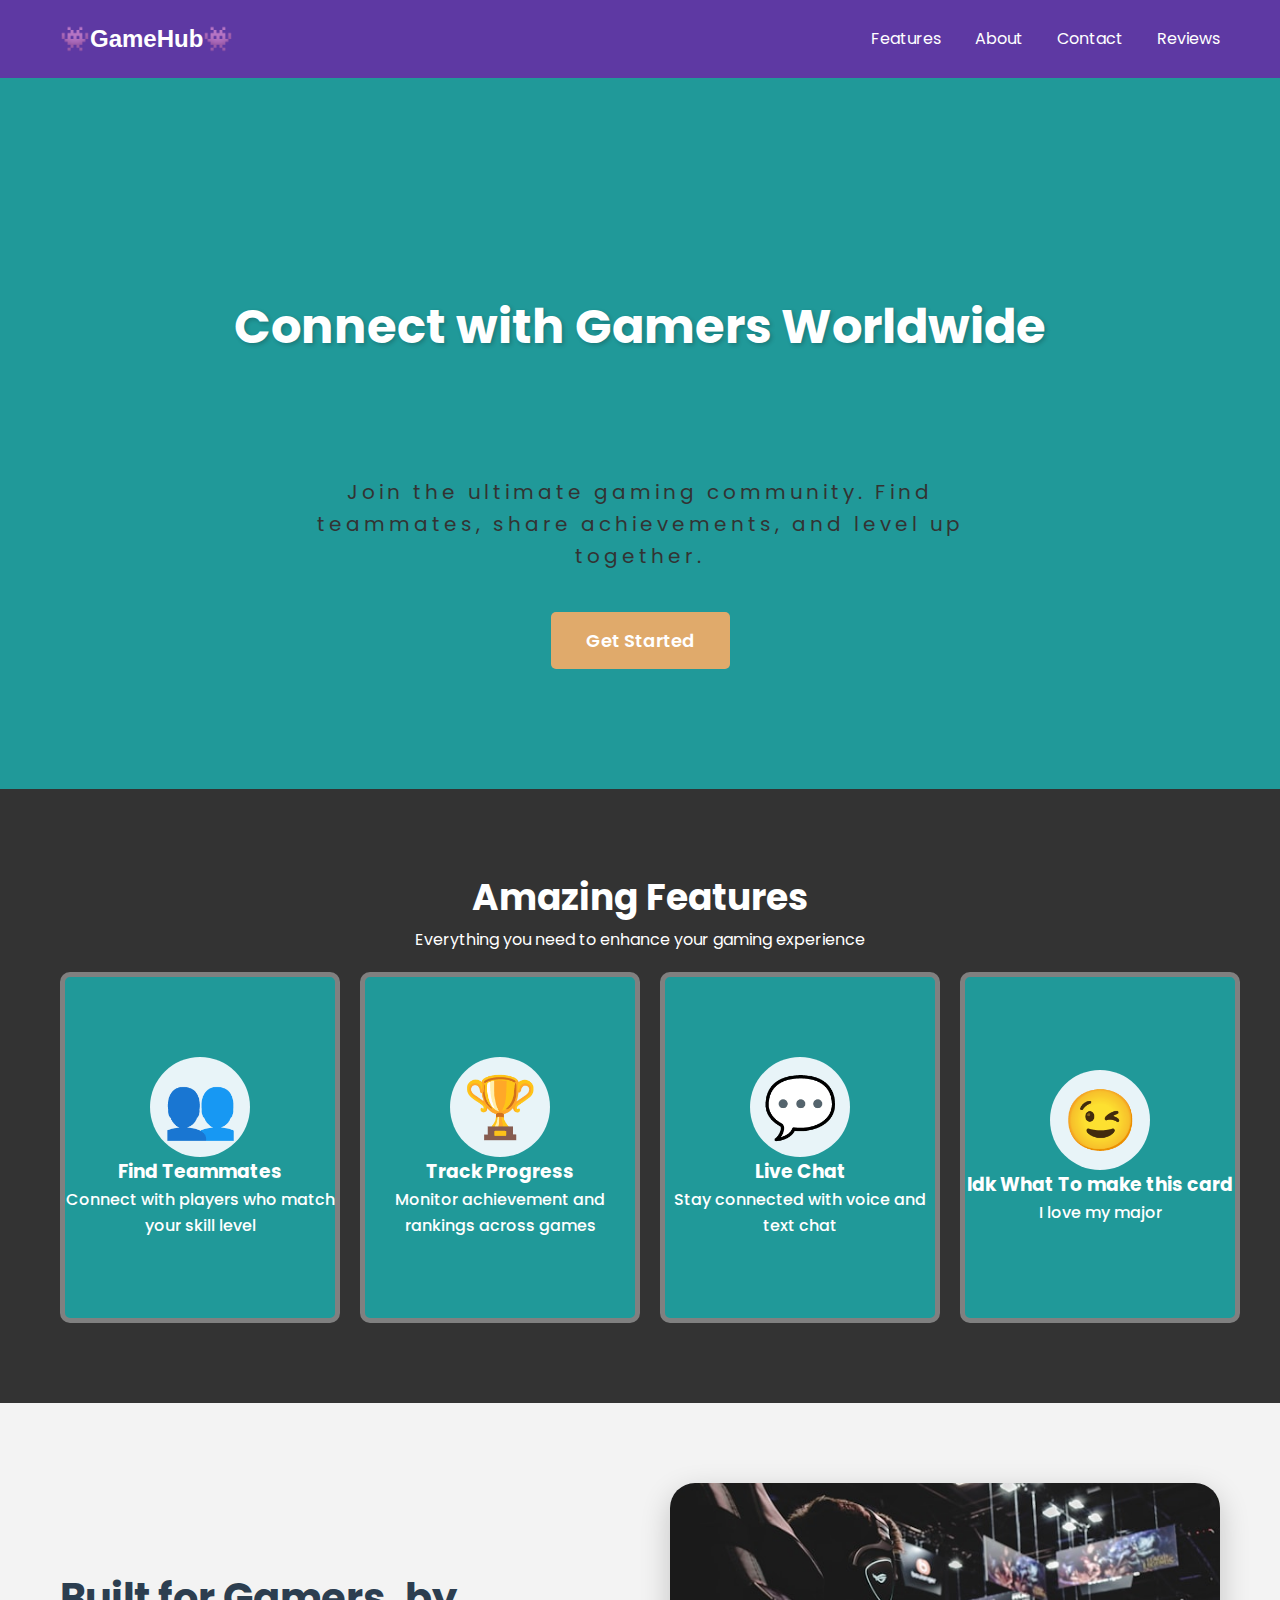
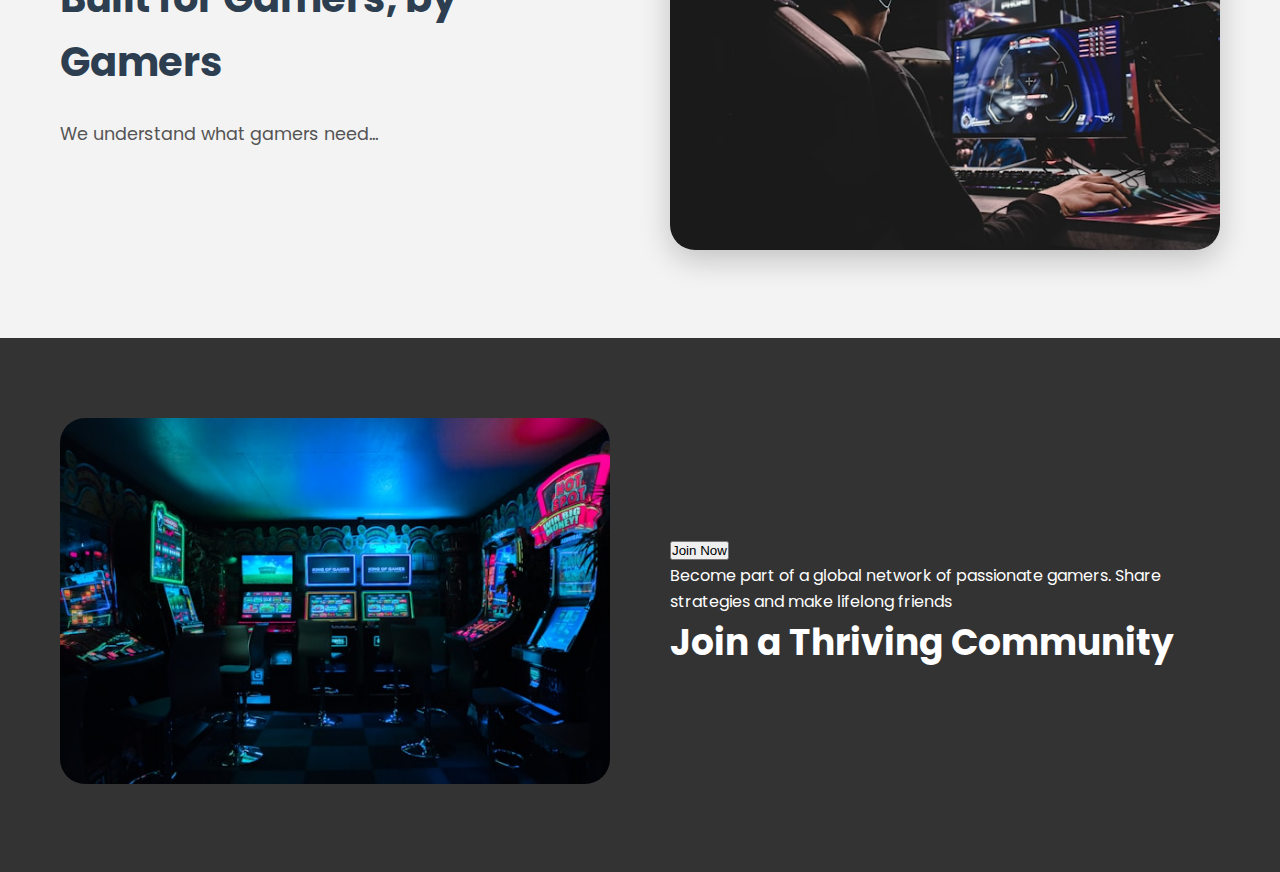
<file: Lesson10-image_styling copy/index.html>
<!DOCTYPE html>
<html lang="en">

<head>
    <meta charset="UTF-8">
    <meta name="viewport" content="width=device-width, initial-scale=1.0">
    <title>Document</title>
    <link rel="stylesheet" href="style.css">
    <link href="https://fonts.googleapis.com/css2?family=Poppins:wght@400;600;700&display=swap" rel="stylesheet">
</head>

<body>
    <!-- Header Section -->
    <header class="main-header">
        <div class="container">
            <div class="logo roboto-slab">👾<div class="logo-text">GameHub</div>👾</div>
            <nav class="main-nav">
                <a href="#features">Features</a>
                <a href="#about">About</a>
                <a href="#contact">Contact</a>
                <a href="#reviews">Reviews</a>

            </nav>
        </div>
    </header>
    <!-- Hero Section -->
    <section class="hero">
        <div class="container">
            <h1 class="hero-title">Connect with Gamers Worldwide</h1>
            <p class="hero-subtitle">Join the ultimate gaming community. Find teammates, share achievements, and level
                up together.</p>
            <button class="btn btn-primary">Get Started</button>
        </div>
    </section>
    <!-- Features Section -->
    <section class="features" id="features">
        <div class="container">
            <h2 class="section-title">Amazing Features</h2>
            <p class="section-subtitle">Everything you need to enhance your gaming experience</p>
            <!-- cards! -->
        <div class="features-grid">
            <div class="feature-card">
                <div class="feature-icon">👥</div>
                <h3>Find Teammates</h3>
                <p>Connect with players who match your skill level</p>
            </div>
            <div class="feature-card">
                <div class="feature-icon">🏆</div>
                <h3>Track Progress</h3>
                <p>Monitor achievement and rankings across games</p>
            </div>
            <div class="feature-card">
                <div class="feature-icon">💬</div>
                <h3>Live Chat</h3>
                <p>Stay connected with voice and text chat</p>
            </div>
            <div class="feature-card">
                <div class="feature-icon">😉</div>
                <h3>Idk What To make this card</h3>
                <p>I love my major</p>
            </div>
        </div>
        </div>
    </section>

    <!-- About Section -->
     <section class="about" id="about">
        <div class="container">
         <div class="about-content">
            <div class="about-text">
                <h2>Built for Gamers, by Gamers</h2>
                <p>We understand what gamers need...</p>
            </div>
            <div class="about-image">
                <img src="Images/gamers.jpg" alt="gamers playing video games">
            </div>
            </div> 
        </div>
     </section>
     <!-- community section -->
      <section class="community" id="community">
        <div class="container">
              <div class="community-content">            <div class="community-text">
                <button class="join-btn">Join Now</button>
                <p>Become part of a global network of passionate gamers. Share strategies and make lifelong friends</p>
                <h2>Join a Thriving Community</h2>
            </div>
           
                 <div class="community-image">
                <img src="Images/community.jpg" alt="An Image Of An Arcade With Video Game Machines">
            </div>
            </div>
           
        </div>
      </section>
</body>

</html>
</file>
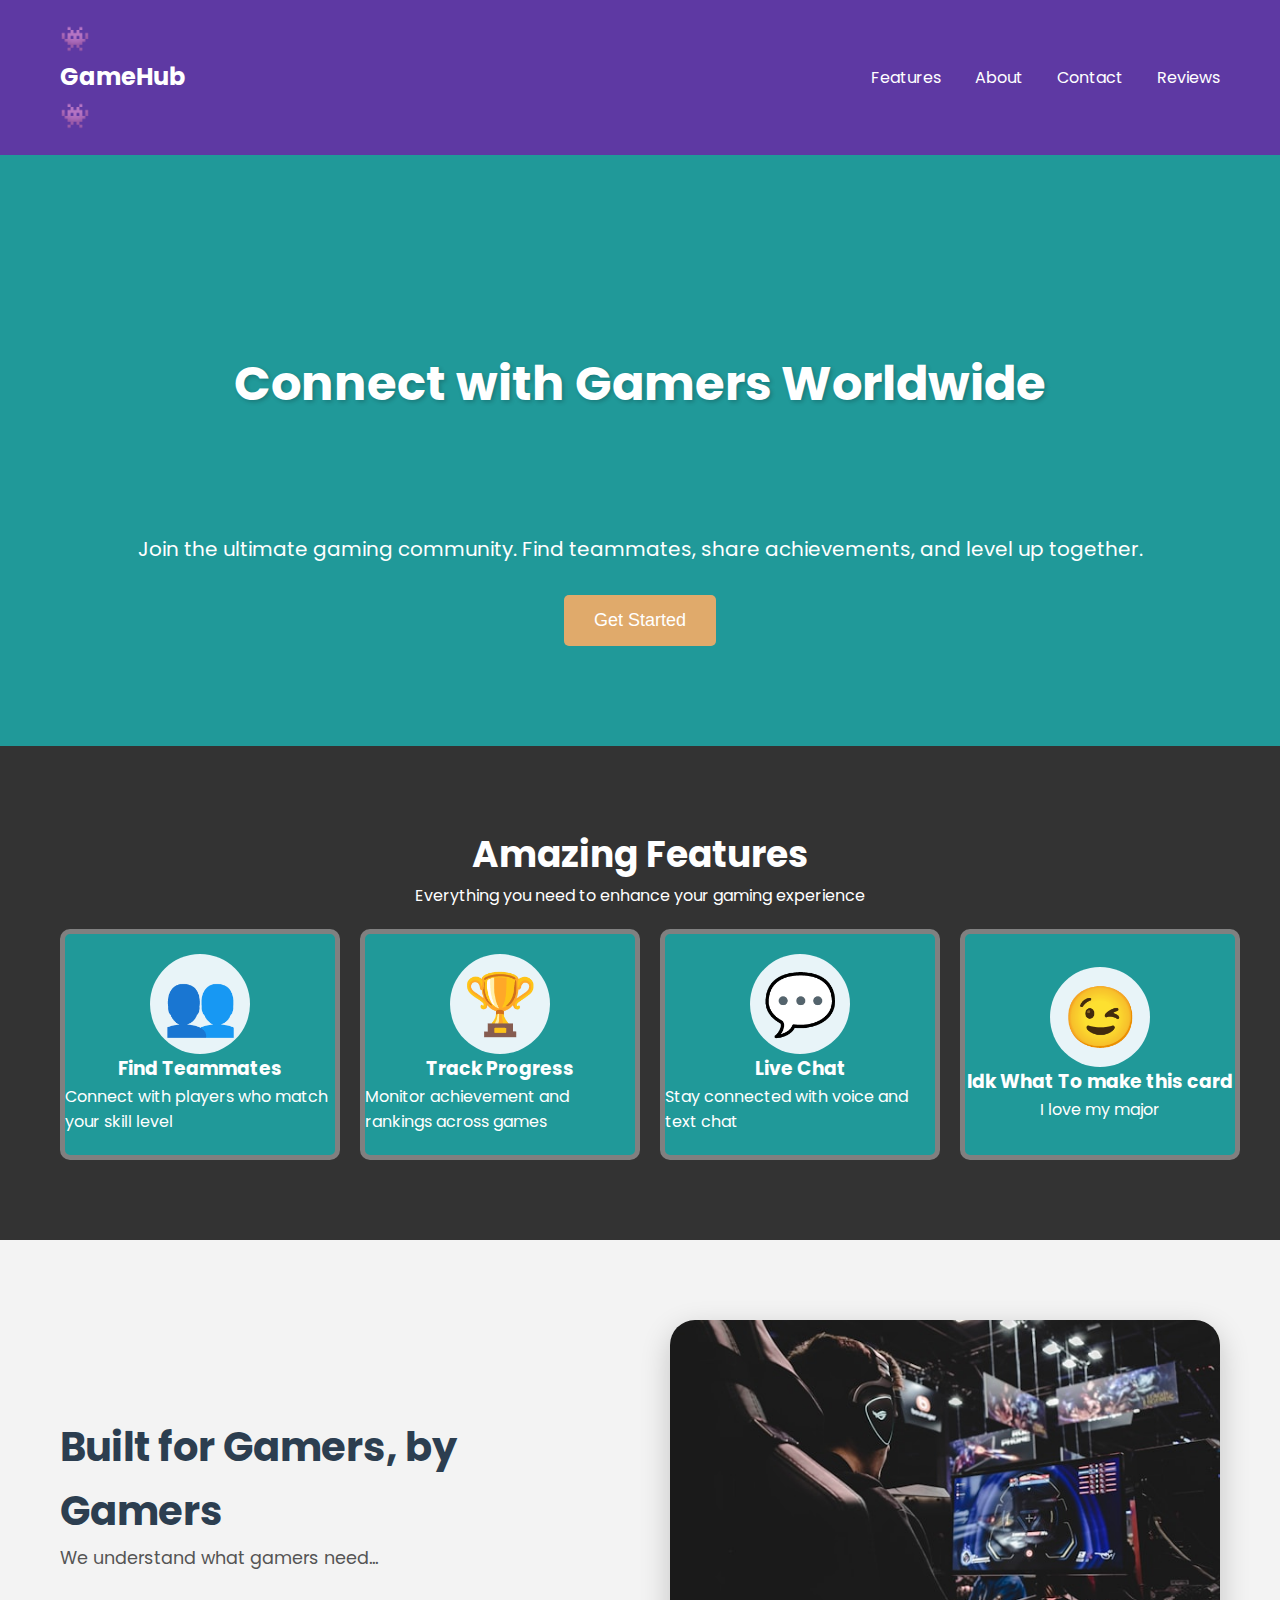
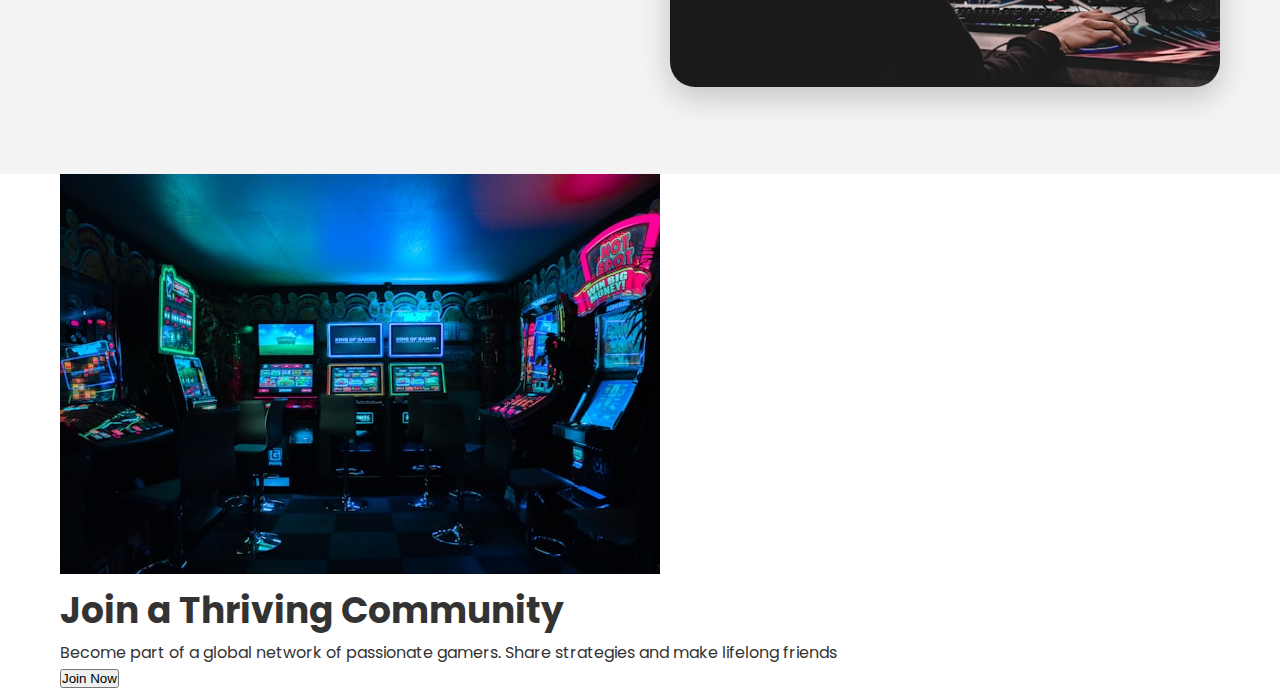
<file: Lesson10-image_styling/index.html>
<!DOCTYPE html>
<html lang="en">

<head>
    <meta charset="UTF-8">
    <meta name="viewport" content="width=device-width, initial-scale=1.0">
    <title>Document</title>
    <link rel="stylesheet" href="style.css">
    <link href="https://fonts.googleapis.com/css2?family=Poppins:wght@400;600;700&display=swap" rel="stylesheet">
</head>

<body>
    <!-- Header Section -->
    <header class="main-header">
        <div class="container">
            <div class="logo roboto-slab">👾<div class="logo-text">GameHub</div>👾</div>
            <nav class="main-nav">
                <a href="#features">Features</a>
                <a href="#about">About</a>
                <a href="#contact">Contact</a>
                <a href="#reviews">Reviews</a>

            </nav>
        </div>
    </header>
    <!-- Hero Section -->
    <section class="hero">
        <div class="container">
            <h1 class="hero-title">Connect with Gamers Worldwide</h1>
            <p class="hero-subtitle">Join the ultimate gaming community. Find teammates, share achievements, and level
                up together.</p>
            <button class="btn btn-primary">Get Started</button>
        </div>
    </section>
    <!-- Features Section -->
    <section class="features" id="features">
        <div class="container">
            <h2 class="section-title">Amazing Features</h2>
            <p class="section-subtitle">Everything you need to enhance your gaming experience</p>
            <!-- cards! -->
        <div class="features-grid">
            <div class="feature-card">
                <div class="feature-icon">👥</div>
                <h3>Find Teammates</h3>
                <p>Connect with players who match your skill level</p>
            </div>
            <div class="feature-card">
                <div class="feature-icon">🏆</div>
                <h3>Track Progress</h3>
                <p>Monitor achievement and rankings across games</p>
            </div>
            <div class="feature-card">
                <div class="feature-icon">💬</div>
                <h3>Live Chat</h3>
                <p>Stay connected with voice and text chat</p>
            </div>
            <div class="feature-card">
                <div class="feature-icon">😉</div>
                <h3>Idk What To make this card</h3>
                <p>I love my major</p>
            </div>
        </div>
        </div>
    </section>

    <!-- About Section -->
     <section class="about" id="about">
        <div class="container">
         <div class="about-content">
            <div class="about-text">
                <h2>Built for Gamers, by Gamers</h2>
                <p>We understand what gamers need...</p>
            </div>
            <div class="about-image">
                <img src="Images/gamers.jpg" alt="gamers playing video games">
            </div>
            </div> 
        </div>
     </section>
     <!-- community section -->
      <section class="community" id="community">
        <div class="container">
            <div class="community-content">
                 <div class="community-image">
                <img src="Images/community.jpg" alt="An Image Of An Arcade With Video Game Machines">
            </div>
            <div class="community-text">
                <h2>Join a Thriving Community</h2>
                <p>Become part of a global network of passionate gamers. Share strategies and make lifelong friends</p>
                <button class="join-btn">Join Now</button>
            </div>
            </div>
           
        </div>
      </section>
</body>

</html>
</file>
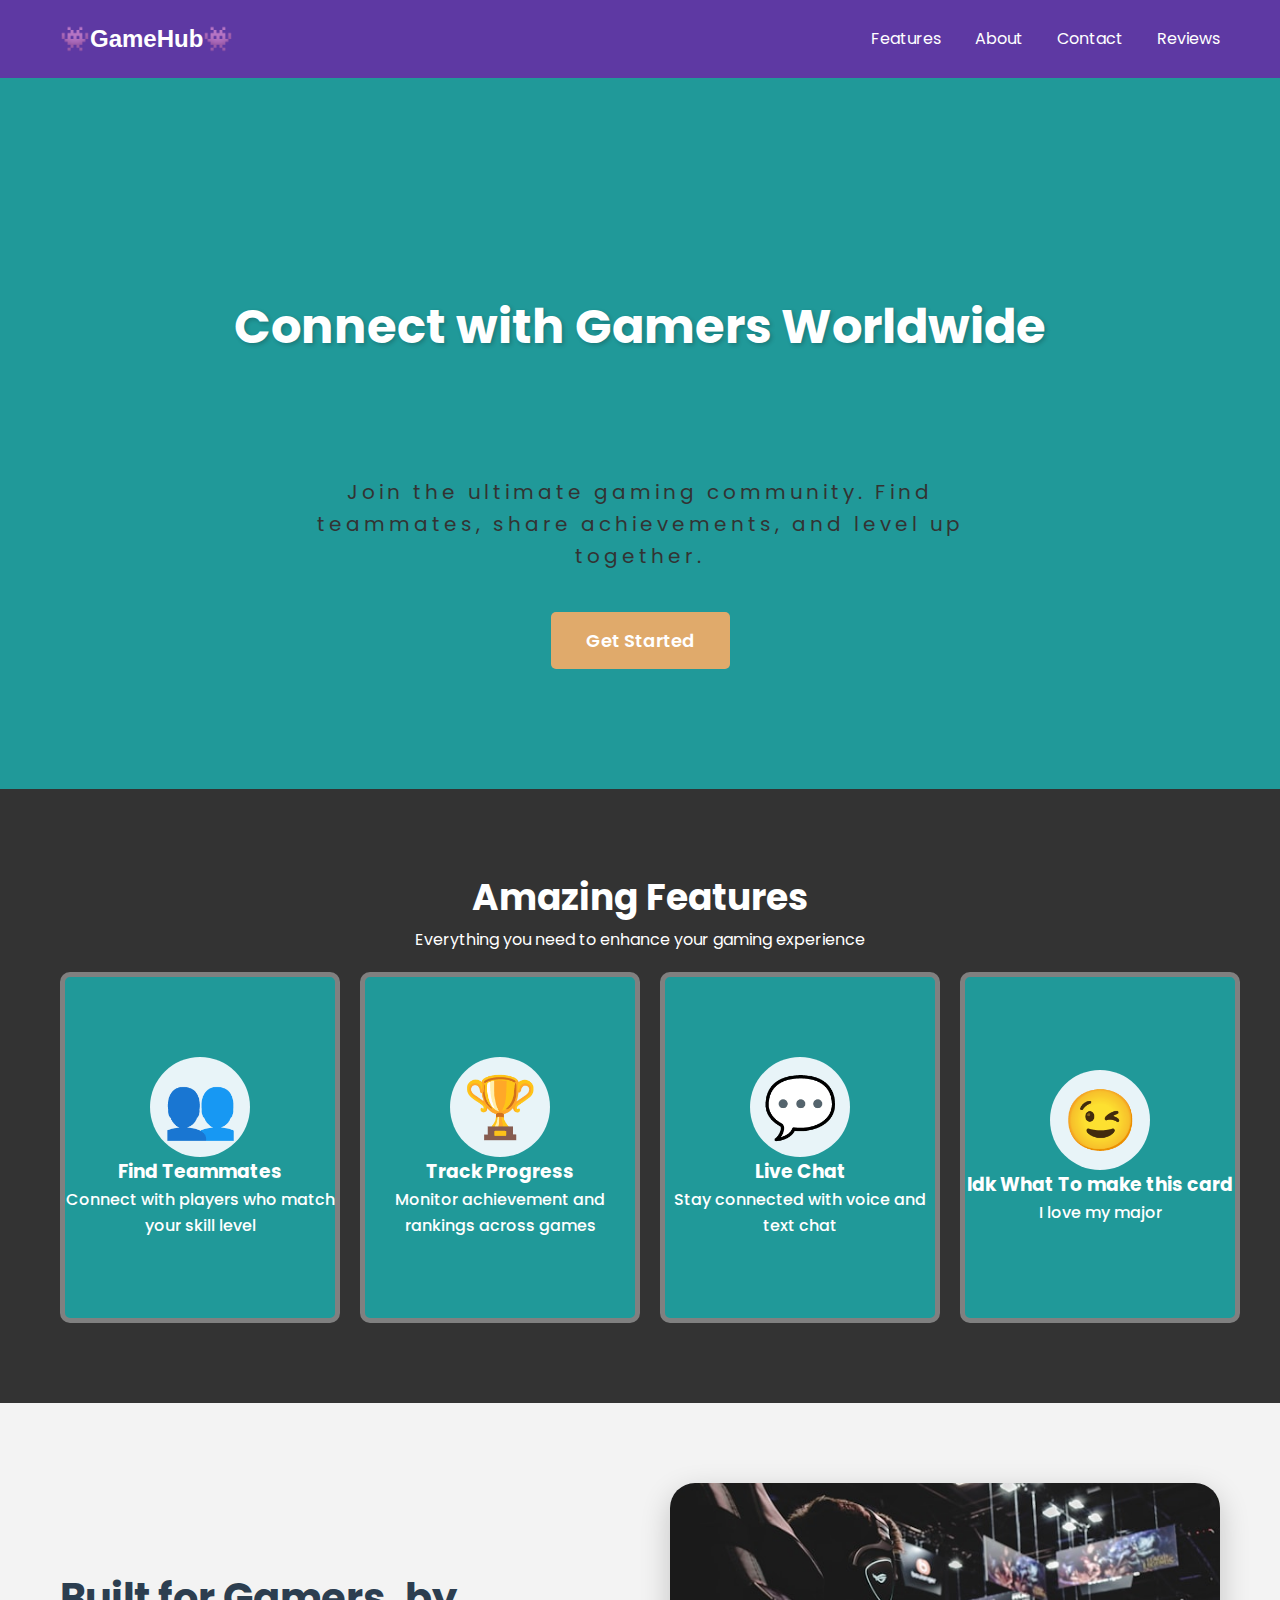
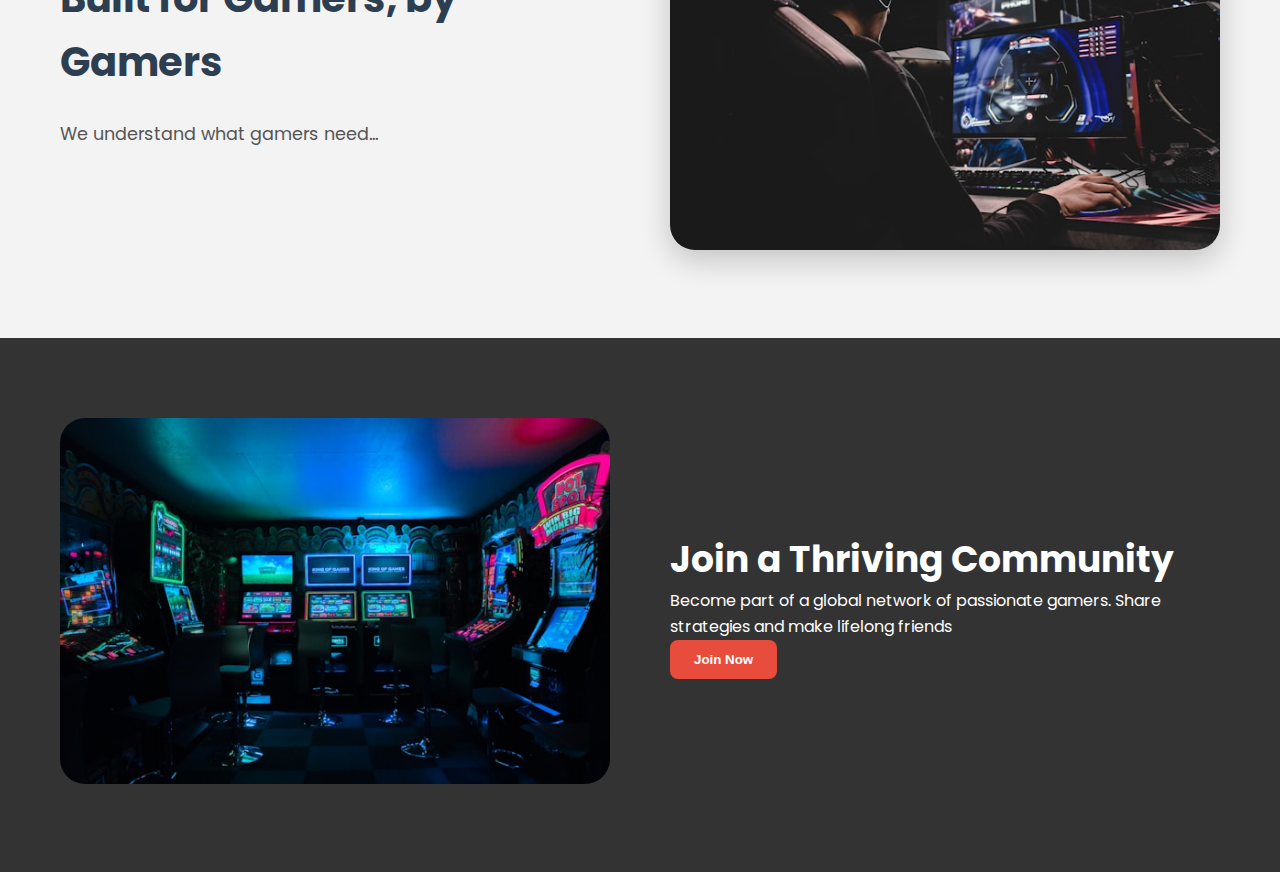
<file: Lesson11-transition maintenence/index.html>
<!DOCTYPE html>
<html lang="en">

<head>
    <meta charset="UTF-8">
    <meta name="viewport" content="width=device-width, initial-scale=1.0">
    <title>Document</title>
    <link rel="stylesheet" href="style.css">
    <link href="https://fonts.googleapis.com/css2?family=Poppins:wght@400;600;700&display=swap" rel="stylesheet">
</head>

<body>
    <!-- Header Section -->
    <header class="main-header">
        <div class="container">
            <div class="logo roboto-slab">👾<div class="logo-text">GameHub</div>👾</div>
            <nav class="main-nav">
                <a href="#features">Features</a>
                <a href="#about">About</a>
                <a href="#contact">Contact</a>
                <a href="#reviews">Reviews</a>

            </nav>
        </div>
    </header>
    <!-- Hero Section -->
    <section class="hero">
        <div class="container">
            <h1 class="hero-title">Connect with Gamers Worldwide</h1>
            <p class="hero-subtitle">Join the ultimate gaming community. Find teammates, share achievements, and level
                up together.</p>
            <button class="btn btn-primary">Get Started</button>
        </div>
    </section>
    <!-- Features Section -->
    <section class="features" id="features">
        <div class="container">
            <h2 class="section-title">Amazing Features</h2>
            <p class="section-subtitle">Everything you need to enhance your gaming experience</p>
            <!-- cards! -->
        <div class="features-grid">
            <div class="feature-card">
                <div class="feature-icon">👥</div>
                <h3>Find Teammates</h3>
                <p>Connect with players who match your skill level</p>
            </div>
            <div class="feature-card">
                <div class="feature-icon">🏆</div>
                <h3>Track Progress</h3>
                <p>Monitor achievement and rankings across games</p>
            </div>
            <div class="feature-card">
                <div class="feature-icon">💬</div>
                <h3>Live Chat</h3>
                <p>Stay connected with voice and text chat</p>
            </div>
            <div class="feature-card">
                <div class="feature-icon">😉</div>
                <h3>Idk What To make this card</h3>
                <p>I love my major</p>
            </div>
        </div>
        </div>
    </section>

    <!-- About Section -->
     <section class="about" id="about">
        <div class="container">
         <div class="about-content">
            <div class="about-text">
                <h2>Built for Gamers, by Gamers</h2>
                <p>We understand what gamers need...</p>
            </div>
            <div class="about-image">
                <img src="Images/gamers.jpg" alt="gamers playing video games">
            </div>
            </div> 
        </div>
     </section>
     <!-- community section -->
      <section class="community" id="community">
        <div class="container">
              <div class="community-content">            <div class="community-text">
                  <h2>Join a Thriving Community</h2>
                  <p>Become part of a global network of passionate gamers. Share strategies and make lifelong friends</p>
                  <button class="join-btn">Join Now</button>
            </div>
           
                 <div class="community-image">
                <img src="Images/community.jpg" alt="An Image Of An Arcade With Video Game Machines">
            </div>
            </div>
           
        </div>
      </section>
</body>

</html>
</file>
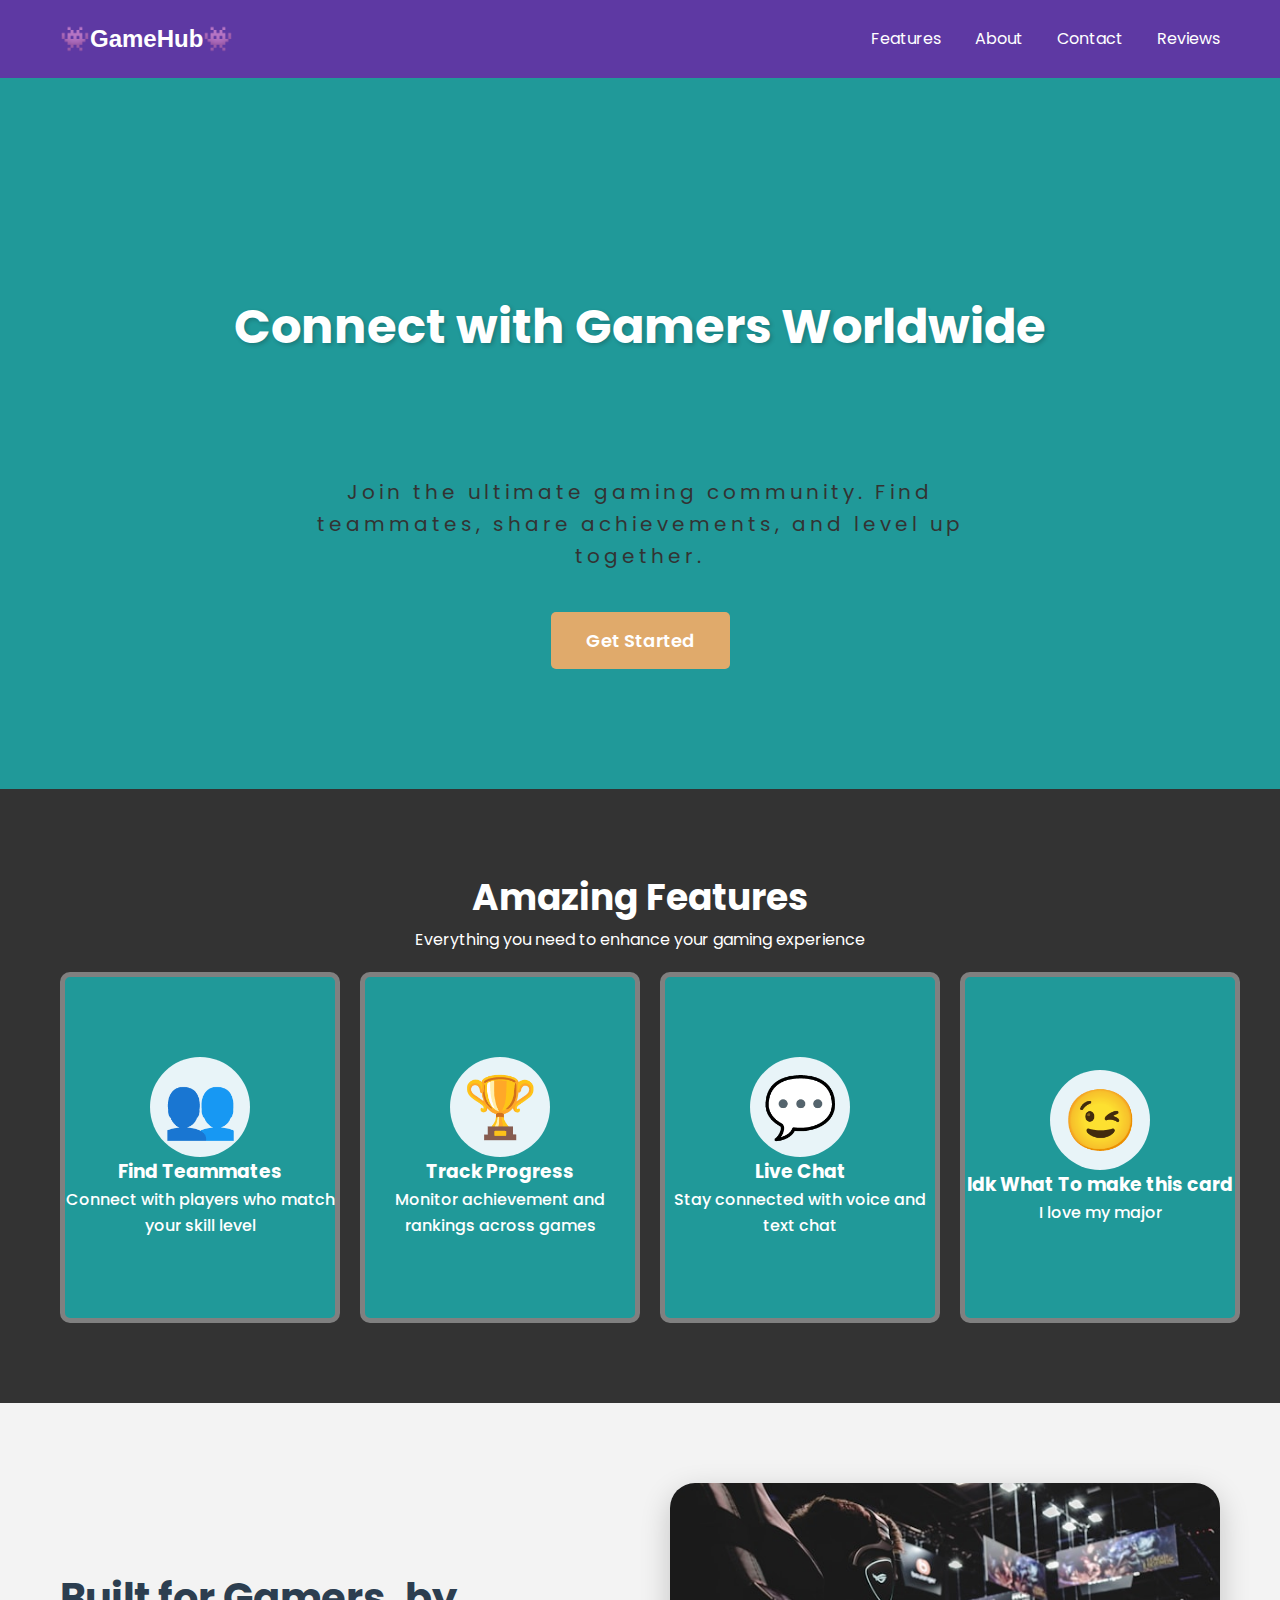
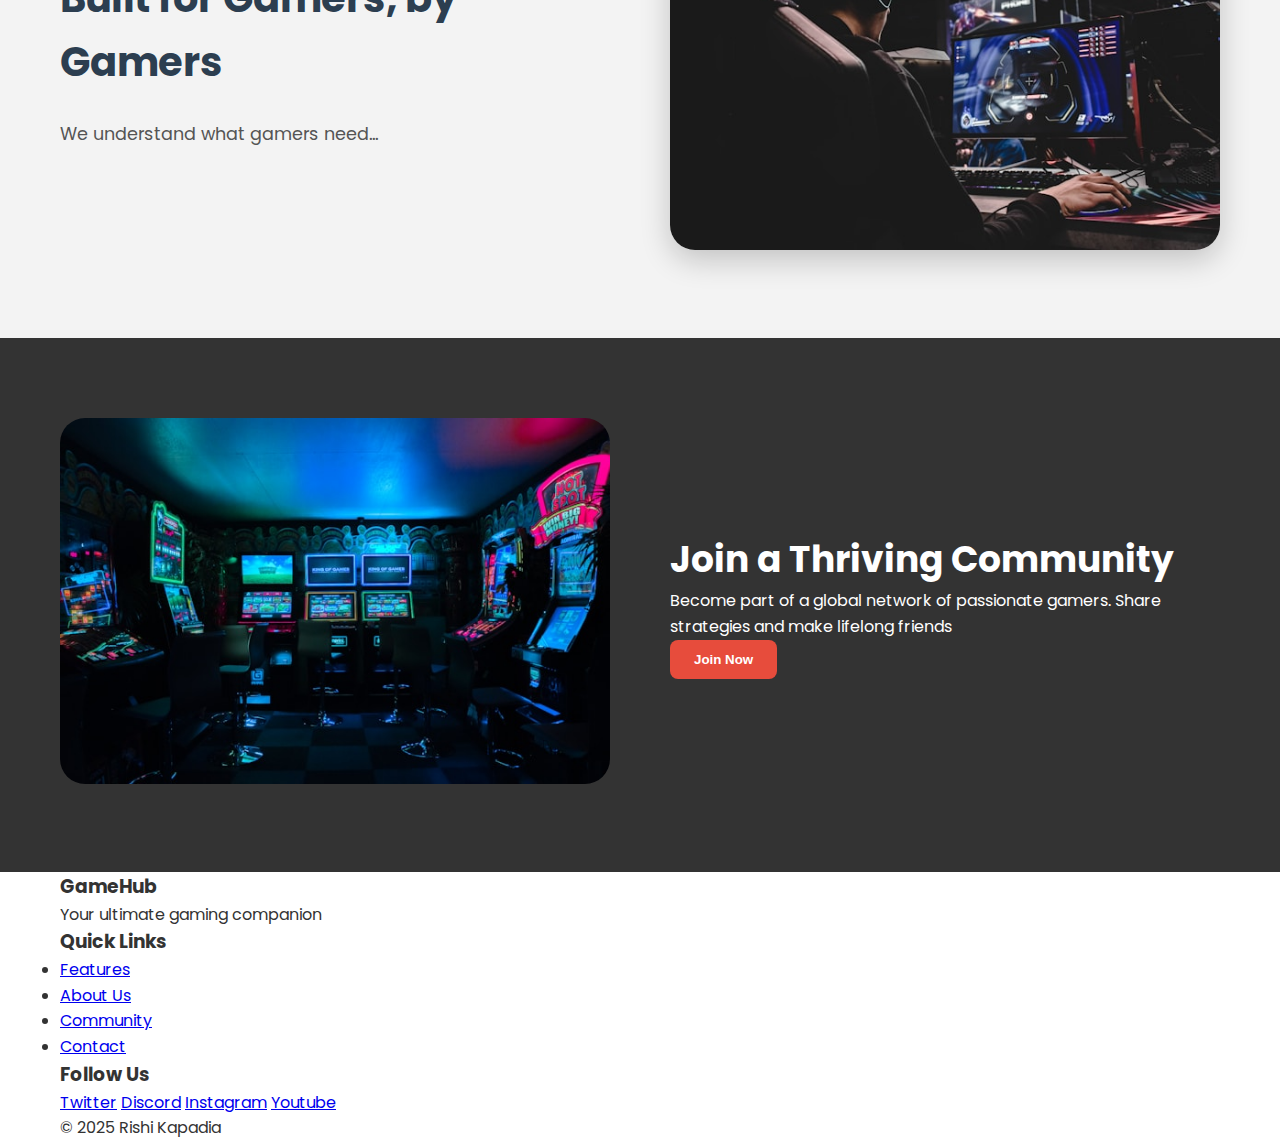
<file: Lesson12/index.html>
<!DOCTYPE html>
<html lang="en">

<head>
    <meta charset="UTF-8">
    <meta name="viewport" content="width=device-width, initial-scale=1.0">
    <title>Document</title>
    <link rel="stylesheet" href="style.css">
    <link href="https://fonts.googleapis.com/css2?family=Poppins:wght@400;600;700&display=swap" rel="stylesheet">
</head>

<body>
    <!-- Header Section -->
    <header class="main-header">
        <div class="container">
            <div class="logo roboto-slab">👾<div class="logo-text">GameHub</div>👾</div>
            <nav class="main-nav">
                <a href="#features">Features</a>
                <a href="#about">About</a>
                <a href="#contact">Contact</a>
                <a href="#reviews">Reviews</a>

            </nav>
        </div>
    </header>
    <!-- Hero Section -->
    <section class="hero">
        <div class="container">
            <h1 class="hero-title">Connect with Gamers Worldwide</h1>
            <p class="hero-subtitle">Join the ultimate gaming community. Find teammates, share achievements, and level
                up together.</p>
            <button class="btn btn-primary">Get Started</button>
        </div>
    </section>
    <!-- Features Section -->
    <section class="features" id="features">
        <div class="container">
            <h2 class="section-title">Amazing Features</h2>
            <p class="section-subtitle">Everything you need to enhance your gaming experience</p>
            <!-- cards! -->
        <div class="features-grid">
            <div class="feature-card">
                <div class="feature-icon">👥</div>
                <h3>Find Teammates</h3>
                <p>Connect with players who match your skill level</p>
            </div>
            <div class="feature-card">
                <div class="feature-icon">🏆</div>
                <h3>Track Progress</h3>
                <p>Monitor achievement and rankings across games</p>
            </div>
            <div class="feature-card">
                <div class="feature-icon">💬</div>
                <h3>Live Chat</h3>
                <p>Stay connected with voice and text chat</p>
            </div>
            <div class="feature-card">
                <div class="feature-icon">😉</div>
                <h3>Idk What To make this card</h3>
                <p>I love my major</p>
            </div>
        </div>
        </div>
    </section>

    <!-- About Section -->
     <section class="about" id="about">
        <div class="container">
         <div class="about-content">
            <div class="about-text">
                <h2>Built for Gamers, by Gamers</h2>
                <p>We understand what gamers need...</p>
            </div>
            <div class="about-image">
                <img src="Images/gamers.jpg" alt="gamers playing video games">
            </div>
            </div> 
        </div>
     </section>
     <!-- community section -->
      <section class="community" id="community">
        <div class="container">
              <div class="community-content">            <div class="community-text">
                  <h2>Join a Thriving Community</h2>
                  <p>Become part of a global network of passionate gamers. Share strategies and make lifelong friends</p>
                  <button class="join-btn">Join Now</button>
            </div>
           
                 <div class="community-image">
                <img src="Images/community.jpg" alt="An Image Of An Arcade With Video Game Machines">
            </div>
            </div>
           
        </div>
      </section>
      <footer class="main-footer" id="contact">
        <div class="container">
            <div class="footer-content">
                <!-- first column -->
                 <div class="footer-section">
                    <h3>GameHub</h3>
                    <p>Your ultimate gaming companion</p>
                 </div>
                <!-- second column -->
                 <div class="footer-section">
                    <h3>Quick Links</h3>
                    <ul class="footer-links">
                        <li><a href="#features">Features</a></li>
                        <li><a href="#about">About Us</a></li>
                        <li><a href="#community">Community</a></li>
                        <li><a href="#contact">Contact</a></li>
                    </ul>
                 </div>
                 <!-- third column -->
                  <div class="footer-section">
                    <h3>Follow Us</h3>
                    <div class="social-links">
                        <a href="#">Twitter</a>
                        <a href="#">Discord</a>
                        <a href="#">Instagram</a>
                        <a href="#">Youtube</a>
                    </div>
                  </div>

            </div>
            <div class="footer-bottom">
                <p>&copy; 2025 Rishi Kapadia</p>
            </div>
        </div>
      </footer>
</body>

</html>
</file>
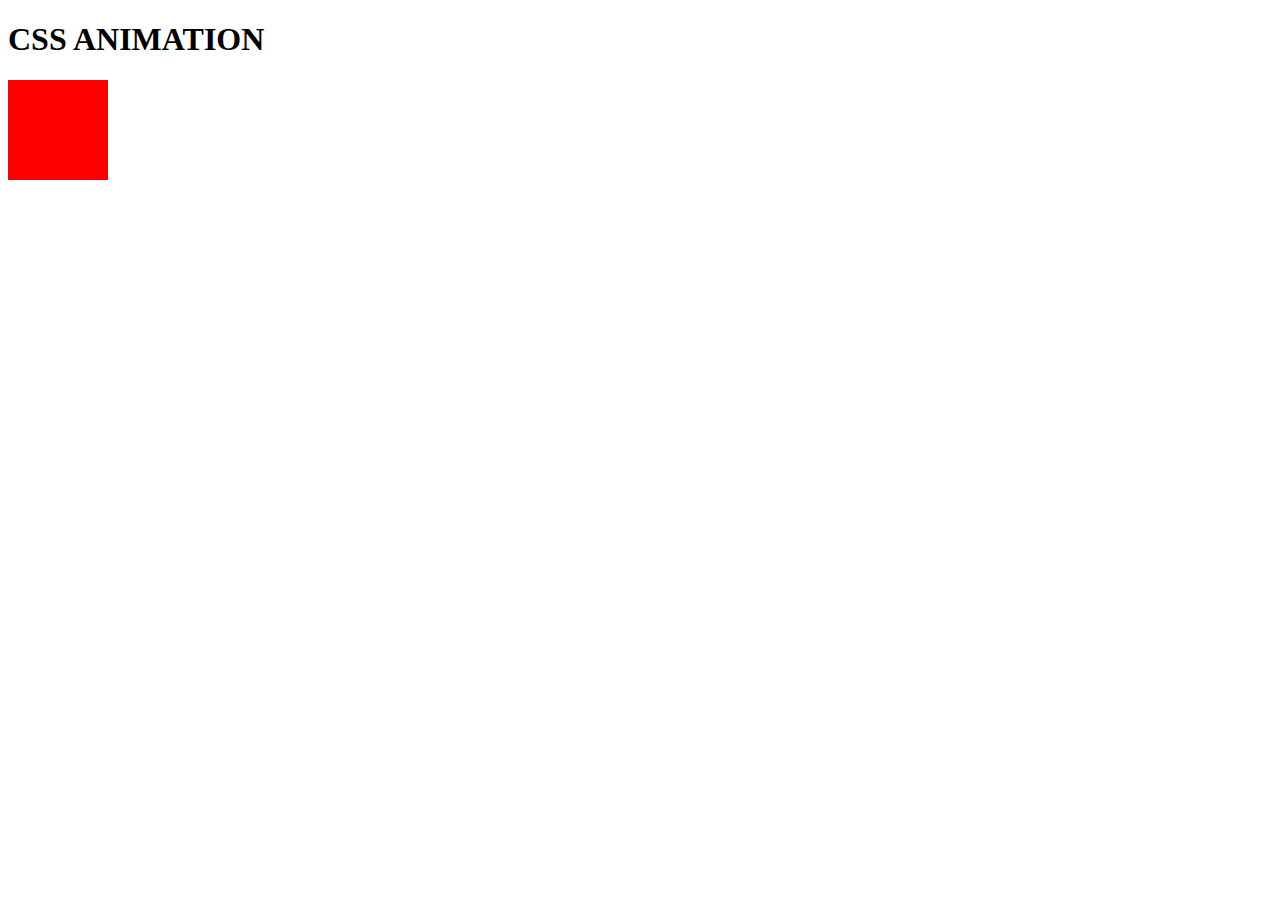
<file: Lesson13/index.html>
<!DOCTYPE html>
<html lang="en">
<head>
    <meta charset="UTF-8">
    <meta name="viewport" content="width=device-width, initial-scale=1.0">
    <title>animations</title>
    <link rel="stylesheet" href="style.css">
</head>
<body>
    <h1>CSS ANIMATION</h1>
    <div></div>
</body>
</html>
</file>
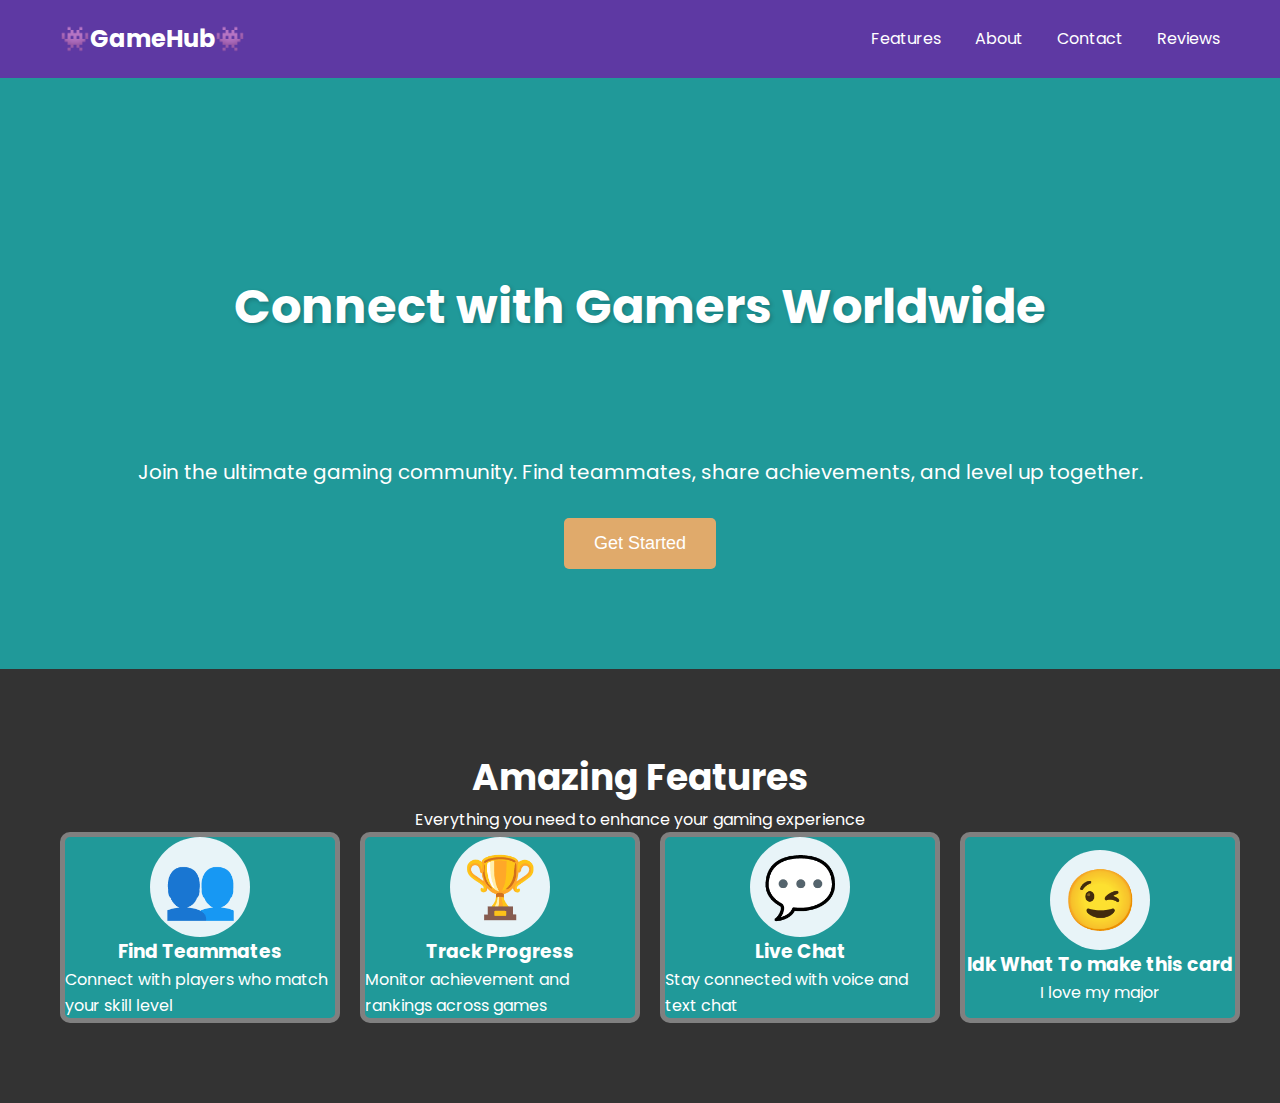
<file: Lesson8-flexbox_card_layout/index.html>
<!DOCTYPE html>
<html lang="en">

<head>
    <meta charset="UTF-8">
    <meta name="viewport" content="width=device-width, initial-scale=1.0">
    <title>Document</title>
    <link rel="stylesheet" href="style.css">
    <link href="https://fonts.googleapis.com/css2?family=Poppins:wght@400;600;700&display=swap" rel="stylesheet">
</head>

<body>
    <!-- Header Section -->
    <header class="main-header">
        <div class="container">
            <div class="logo">👾GameHub👾</div>
            <nav class="main-nav">
                <a href="#features">Features</a>
                <a href="#about">About</a>
                <a href="#contact">Contact</a>
                <a href="#reviews">Reviews</a>

            </nav>
        </div>
    </header>
    <!-- Hero Section -->
    <section class="hero">
        <div class="container">
            <h1 class="hero-title">Connect with Gamers Worldwide</h1>
            <p class="hero-subtitle">Join the ultimate gaming community. Find teammates, share achievements, and level
                up together.</p>
            <button class="btn btn-primary">Get Started</button>
        </div>
    </section>
    <!-- Features Section -->
    <section class="features" id="features">
        <div class="container">
            <h2 class="section-title">Amazing Features</h2>
            <p class="section-subtitle">Everything you need to enhance your gaming experience</p>
            <!-- cards! -->
        <div class="features-grid">
            <div class="feature-card">
                <div class="feature-icon">👥</div>
                <h3>Find Teammates</h3>
                <p>Connect with players who match your skill level</p>
            </div>
            <div class="feature-card">
                <div class="feature-icon">🏆</div>
                <h3>Track Progress</h3>
                <p>Monitor achievement and rankings across games</p>
            </div>
            <div class="feature-card">
                <div class="feature-icon">💬</div>
                <h3>Live Chat</h3>
                <p>Stay connected with voice and text chat</p>
            </div>
            <div class="feature-card">
                <div class="feature-icon">😉</div>
                <h3>Idk What To make this card</h3>
                <p>I love my major</p>
            </div>
        </div>
        </div>
    </section>
</body>

</html>
</file>
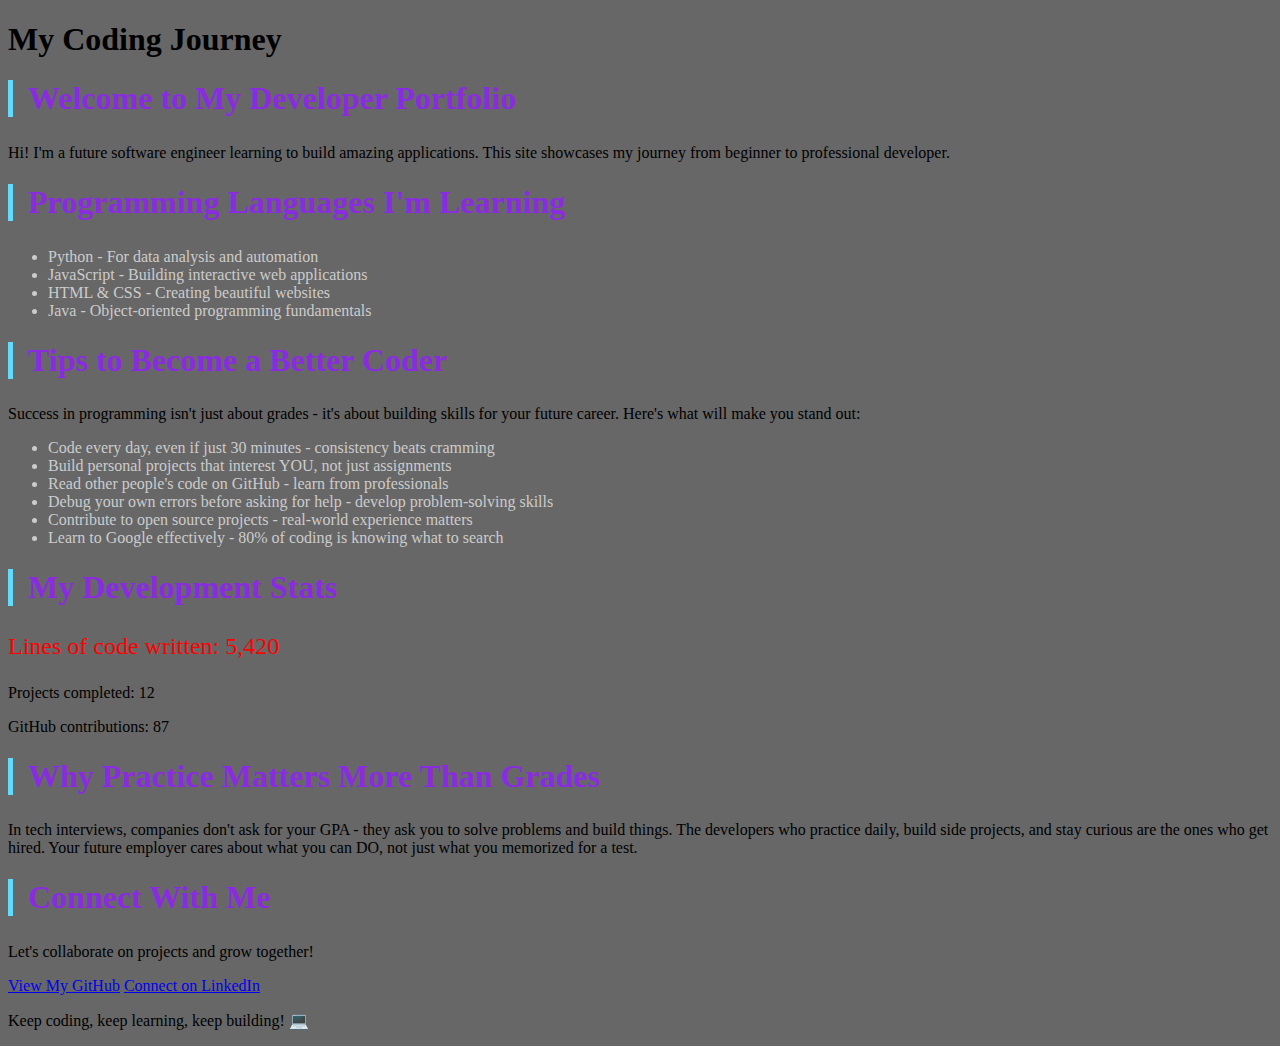
<file: Lesson1-intro/Lesson1-intro.html>
<!DOCTYPE html>
<html lang="en">
<head>

    <meta charset="UTF-8">
    <meta name="viewport" content="width=device-width, initial-scale=1.0">
    <title>My Coding Journey - UNSTYLED VERSION</title>
    <!-- Method 2: internal CSS - styles in <style> -->
        <style>
            h2{
                color: blueviolet;
                font-size: 32px;
                border-left: 5px solid #61dafb;
                padding-left: 15px;
                margin-top: 22px;
            }
        </style>
        <link rel="stylesheet" href="style.css">
</head>
<body>
    <h1>My Coding Journey</h1>
    
    <h2>Welcome to My Developer Portfolio</h2>
    <p>Hi! I'm a future software engineer learning to build amazing applications. This site showcases my journey from beginner to professional developer.</p>
    
    <h2>Programming Languages I'm Learning</h2>
    <ul>
        <li>Python - For data analysis and automation</li>
        <li>JavaScript - Building interactive web applications</li>
        <li>HTML & CSS - Creating beautiful websites</li>
        <li>Java - Object-oriented programming fundamentals</li>
    </ul>
    
    <h2>Tips to Become a Better Coder</h2>
    <p>Success in programming isn't just about grades - it's about building skills for your future career. Here's what will make you stand out:</p>
    <ul>
        <li>Code every day, even if just 30 minutes - consistency beats cramming</li>
        <li>Build personal projects that interest YOU, not just assignments</li>
        <li>Read other people's code on GitHub - learn from professionals</li>
        <li>Debug your own errors before asking for help - develop problem-solving skills</li>
        <li>Contribute to open source projects - real-world experience matters</li>
        <li>Learn to Google effectively - 80% of coding is knowing what to search</li>
    </ul>
    
    <h2>My Development Stats</h2>
    <p style="font-size: 24px; color: red;">Lines of code written: 5,420</p>
    <p>Projects completed: 12</p>
    <p>GitHub contributions: 87</p>
    
    <h2>Why Practice Matters More Than Grades</h2>
    <p>In tech interviews, companies don't ask for your GPA - they ask you to solve problems and build things. The developers who practice daily, build side projects, and stay curious are the ones who get hired. Your future employer cares about what you can DO, not just what you memorized for a test.</p>
    
    <h2>Connect With Me</h2>
    <p>Let's collaborate on projects and grow together!</p>
    <a href="#">View My GitHub</a>
    <a href="#">Connect on LinkedIn</a>
    
    <p>Keep coding, keep learning, keep building! 💻</p>
</body>
</html>
</file>
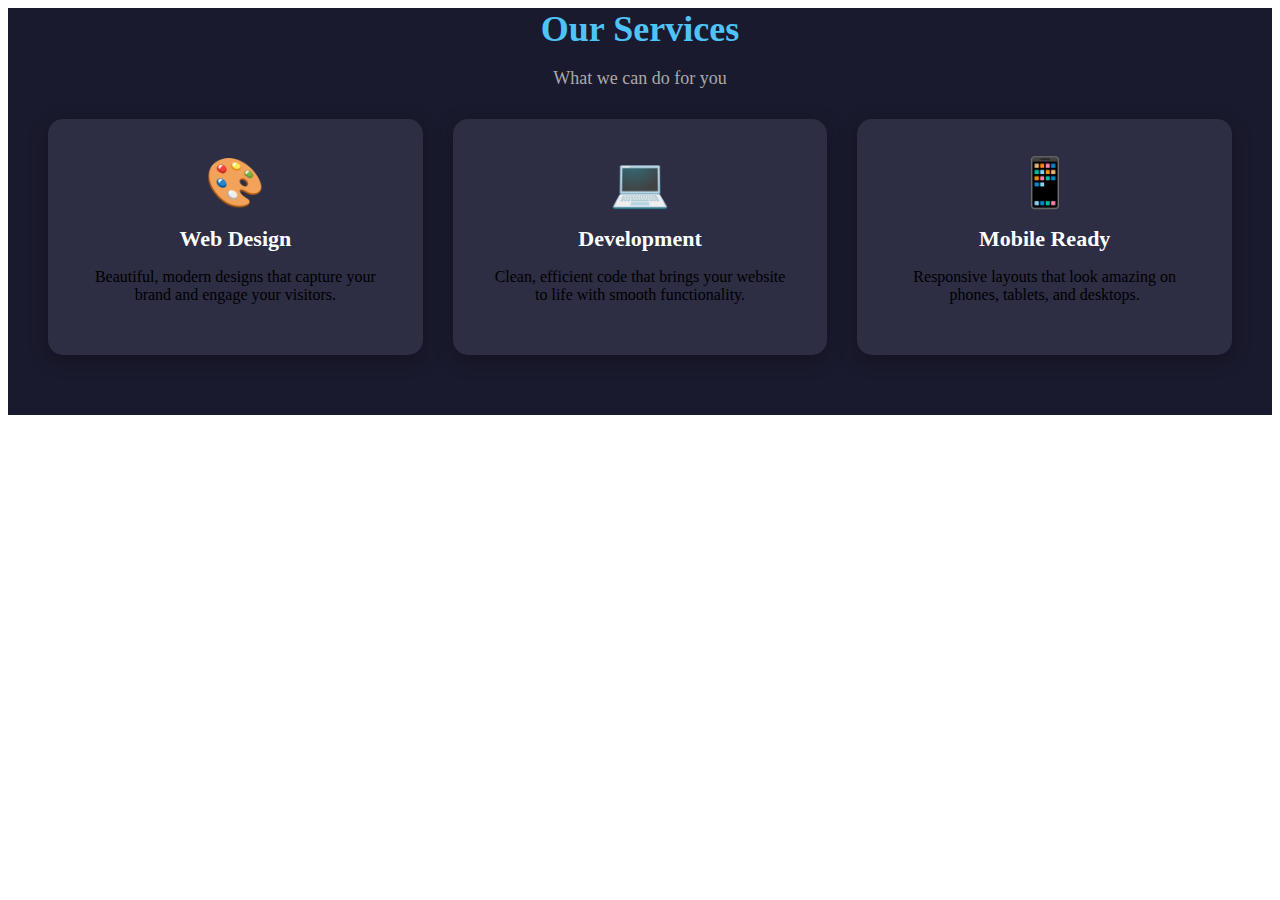
<file: Lesson15-practice/L15_practice_starter.html>
<!DOCTYPE html>
<html lang="en">
<head>
    <meta charset="UTF-8">
    <meta name="viewport" content="width=device-width, initial-scale=1.0">
    <title>TechServices - Practice Performance Task</title>
    <link rel="stylesheet" href="L15_practice_styles.css">
</head>
<body>

    <!-- ============================================
         CSS PRACTICE PERFORMANCE TASK
         
         DO NOT MODIFY THIS HTML FILE!
         All your work should be in practice_styles.css
    ============================================= -->

    <section class="services">
        <h2 class="section-title">Our Services</h2>
        <p class="section-subtitle">What we can do for you</p>

        <div class="services-container">
            
            <div class="service-card">
                <div class="card-icon">🎨</div>
                <h3 class="card-title">Web Design</h3>
                <p class="card-description">Beautiful, modern designs that capture your brand and engage your visitors.</p>
            </div>

            <div class="service-card">
                <div class="card-icon">💻</div>
                <h3 class="card-title">Development</h3>
                <p class="card-description">Clean, efficient code that brings your website to life with smooth functionality.</p>
            </div>

            <div class="service-card">
                <div class="card-icon">📱</div>
                <h3 class="card-title">Mobile Ready</h3>
                <p class="card-description">Responsive layouts that look amazing on phones, tablets, and desktops.</p>
            </div>

        </div>
    </section>

</body>
</html>
</file>
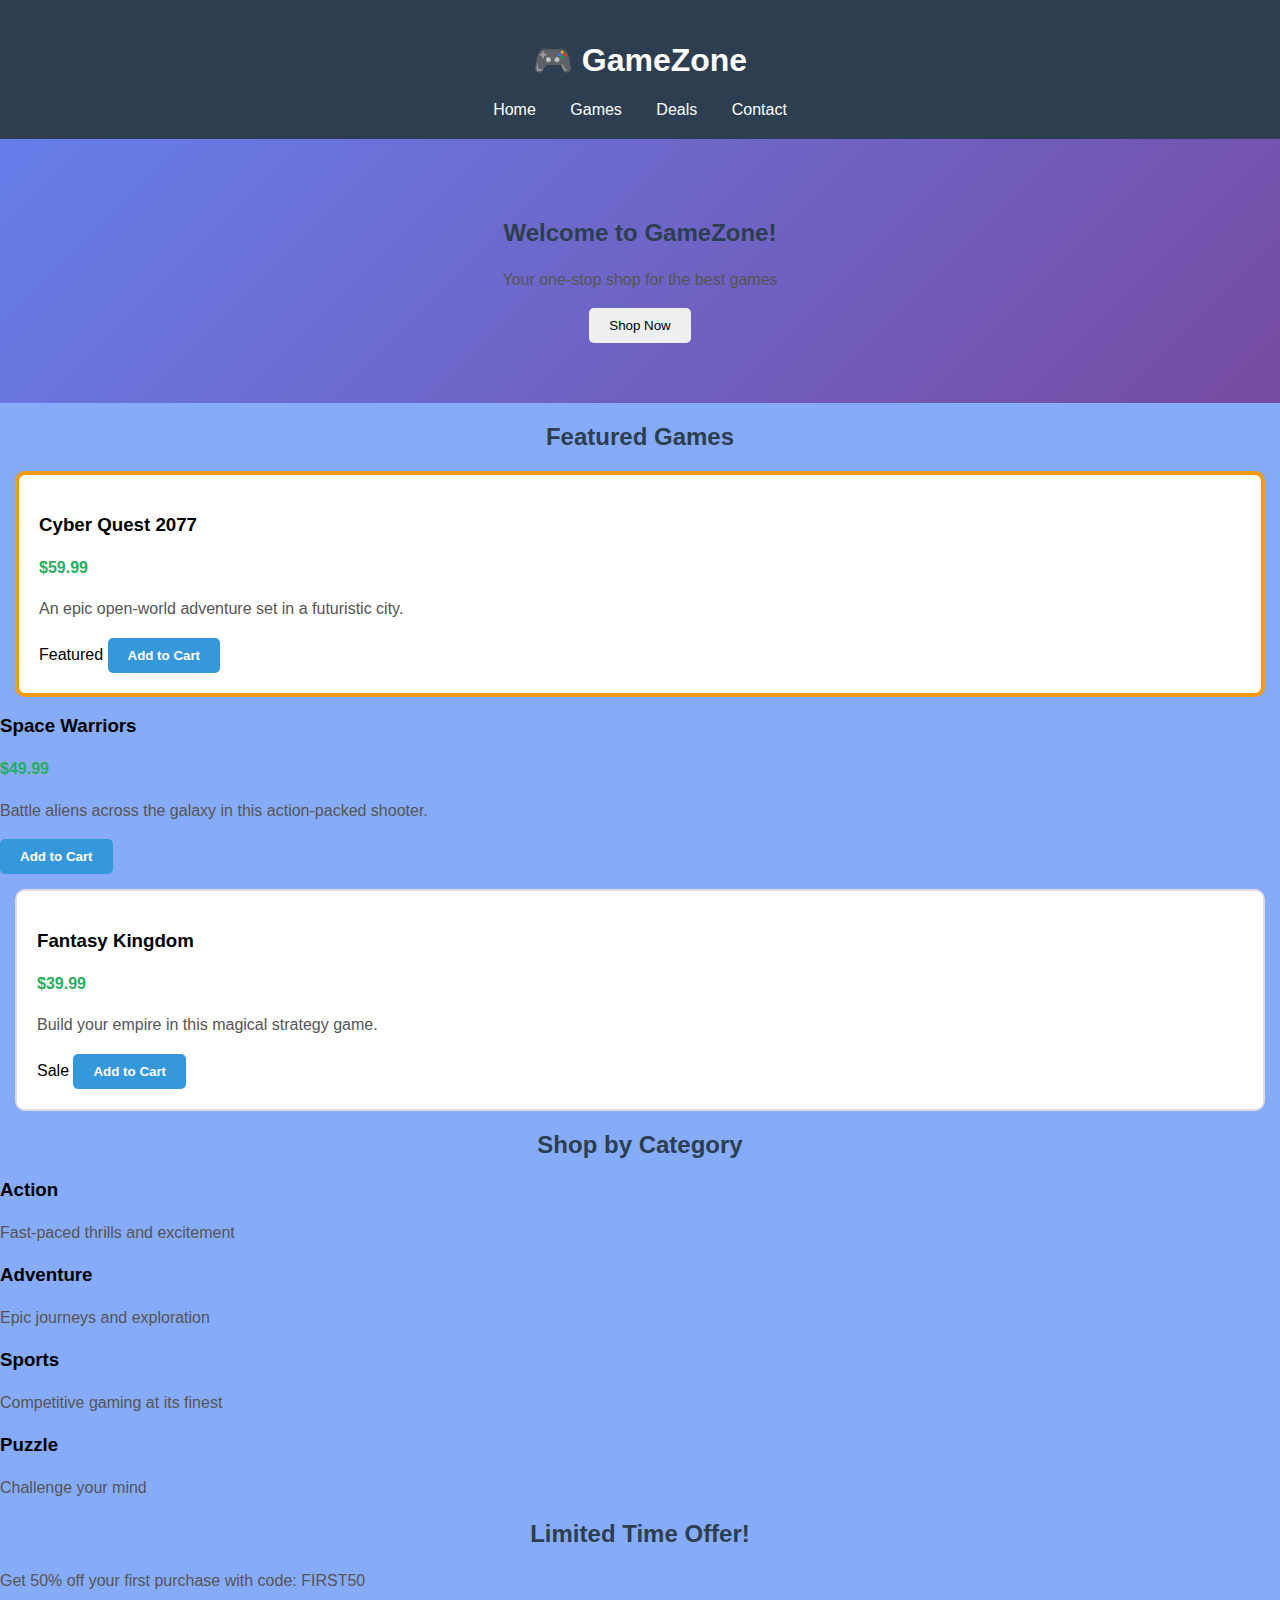
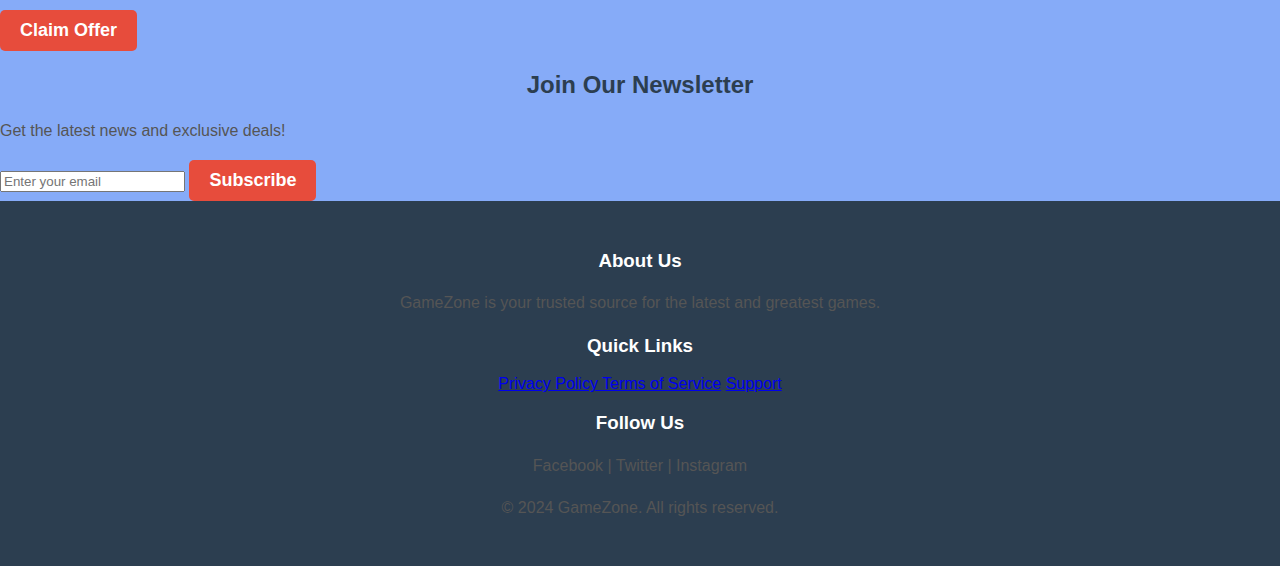
<file: Lesson2-simpleselectors/simple_selectors.html>
<!DOCTYPE html>
<html lang="en">
<head>
    <meta charset="UTF-8">
    <meta name="viewport" content="width=device-width, initial-scale=1.0">
    <title>Gaming Store - CSS Selectors Practice</title>
    <!-- TODO: Link your style.css file here -->
    <link rel="stylesheet" href="style.css">
</head>
<body>
    <!-- HEADER SECTION -->
    <!-- TODO: Add id="main-header" to header -->
    <header id="main-header">
        <!-- TODO: Add id="logo" to h1 -->
        <h1 id="logo">🎮 GameZone</h1>
        <nav>
            <!-- TODO: Add class="nav-link" to each anchor tag -->
            <a class="nav-link" href="#">Home</a>
            <a class="nav-link" href="#">Games</a>
            <a class="nav-link" href="#">Deals</a>
            <a class="nav-link" href="#">Contact</a>
        </nav>
    </header>

    <!-- HERO BANNER -->
    <!-- TODO: Add id="hero" to section -->
    <section id="hero">
        <h2>Welcome to GameZone!</h2>
        <!-- TODO: Add class="tagline" to this paragraph -->
        <p>Your one-stop shop for the best games</p>
        <!-- TODO: Add class="btn btn-primary" to button (2 classes!) -->
        <button>Shop Now</button>
    </section>

    <!-- FEATURED GAMES SECTION -->
    <!-- TODO: Add id="featured-games" to section -->
    <section id="featured-games">
        <h2>Featured Games</h2>
        
        <!-- TODO: Add class="game-card featured" to this div (2 classes!) -->
        <div class="game-card featured">
            <h3>Cyber Quest 2077</h3>
            <!-- TODO: Add class="price" to this paragraph -->
            <p class="price">$59.99</p>
            <!-- TODO: Add class="description" to this paragraph -->
            <p class="description">An epic open-world adventure set in a futuristic city.</p>
            <!-- TODO: Add class="badge" to span -->
            <span class="badge">Featured</span>
            <!-- TODO: Add class="btn" to button -->
            <button class="btn">Add to Cart</button>
        </div>

        <!-- TODO: Add class="game-card" to this div -->
        <div>
            <h3>Space Warriors</h3>
            <!-- TODO: Add class="price" to this paragraph -->
            <p class="price">$49.99</p>
            <!-- TODO: Add class="description" to this paragraph -->
            <p class="description">Battle aliens across the galaxy in this action-packed shooter.</p>
            <!-- TODO: Add class="btn" to button -->
            <button class="btn">Add to Cart</button>
        </div>

        <!-- TODO: Add class="game-card sale" to this div (2 classes!) -->
        <div class="game-card sale">
            <h3>Fantasy Kingdom</h3>
            <!-- TODO: Add class="price" to this paragraph -->
            <p class="price">$39.99</p>
            <!-- TODO: Add class="description" to this paragraph -->
            <p class="description">Build your empire in this magical strategy game.</p>
            <!-- TODO: Add class="badge" to span -->
            <span class="badge">Sale</span>
            <!-- TODO: Add class="btn" to button -->
            <button class="btn">Add to Cart</button>
        </div>
    </section>

    <!-- CATEGORIES SECTION -->
    <!-- TODO: Add id="categories" to section -->
    <section id="categories">
        <h2>Shop by Category</h2>
        
        <!-- TODO: Add class="category-box" to each div below -->
        <div class="category-box">
            <h3>Action</h3>
            <p>Fast-paced thrills and excitement</p>
        </div>

        <div class="category-box">
            <h3>Adventure</h3>
            <p>Epic journeys and exploration</p>
        </div>

        <div class="category-box">
            <h3>Sports</h3>
            <p>Competitive gaming at its finest</p>
        </div>

        <div class="category-box">
            <h3>Puzzle</h3>
            <p>Challenge your mind</p>
        </div>
    </section>

    <!-- SPECIAL OFFER -->
    <!-- TODO: Add id="special-offer" to section -->
    <section id="special-offer">
        <h2>Limited Time Offer!</h2>
        <!-- TODO: Add class="highlight" to this paragraph -->
        <p class="highlight">Get 50% off your first purchase with code: FIRST50</p>
        <!-- TODO: Add class="btn btn-primary" to button -->
        <button class="btn btn-primary">Claim Offer</button>
    </section>

    <!-- NEWSLETTER -->
    <!-- TODO: Add id="newsletter" to section -->
    <section id="newsletter">
        <h2>Join Our Newsletter</h2>
        <p>Get the latest news and exclusive deals!</p>
        <!-- TODO: Add class="input-field" to input -->
        <input type="email" placeholder="Enter your email" class="input-field">
        <!-- TODO: Add class="btn btn-primary" to button -->
        <button class="btn btn-primary">Subscribe</button>
    </section>

    <!-- FOOTER -->
    <!-- TODO: Add id="main-footer" to footer -->
    <footer id="main-footer">
        <!-- TODO: Add class="footer-section" to each div below -->
        <div class="footer.section">
            <h3>About Us</h3>
            <p>GameZone is your trusted source for the latest and greatest games.</p>
        </div>

        <div class="footer.section">
            <h3>Quick Links</h3>
            <!-- TODO: Add class="footer-link" to each anchor tag -->
            <a href="#" class="footer-link">Privacy Policy </a>
            <a href="#" class="footer-link">Terms of Service</a>
            <a href="#" class="footer-link">Support</a>
        </div>

        <div class="footer.section">
            <h3>Follow Us</h3>
            <!-- TODO: Add class="social" to this paragraph -->
            <p class="social">Facebook | Twitter | Instagram</p>
        </div>

        <!-- TODO: Add id="copyright" to this paragraph -->
        <p id="copyright">&copy; 2024 GameZone. All rights reserved.</p>
    </footer>
</body>
</html>
</file>
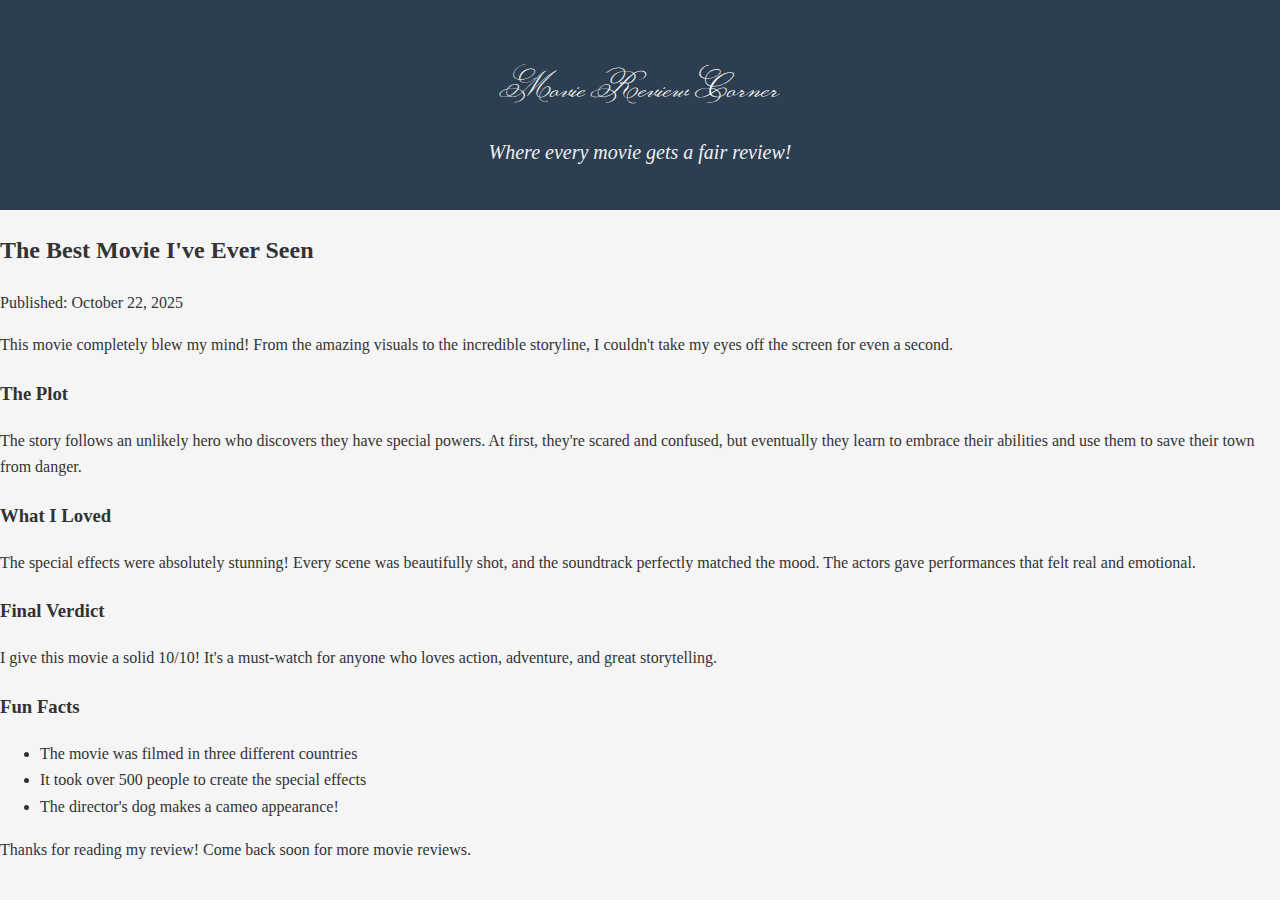
<file: Lesson3-colors_typography/colors_typography.html>
<!DOCTYPE html>
<html lang="en">
<head>
    <meta charset="UTF-8">
    <meta name="viewport" content="width=device-width, initial-scale=1.0">
    <title>My Favorite Movie Review</title>
    <link rel="stylesheet" href="styles.css">
</head>
<body>
    <header>
        <h1>Movie Review Corner</h1>
        <p class="tagline">Where every movie gets a fair review!</p>
    </header>

    <main>
        <article>
            <h2>The Best Movie I've Ever Seen</h2>
            <p class="date">Published: October 22, 2025</p>
            
            <p class="intro">
                This movie completely blew my mind! From the amazing visuals to the incredible storyline, 
                I couldn't take my eyes off the screen for even a second.
            </p>

            <h3>The Plot</h3>
            <p>
                The story follows an unlikely hero who discovers they have special powers. 
                At first, they're scared and confused, but eventually they learn to embrace their abilities 
                and use them to save their town from danger.
            </p>

            <h3>What I Loved</h3>
            <p>
                The special effects were absolutely stunning! Every scene was beautifully shot, 
                and the soundtrack perfectly matched the mood. The actors gave performances that 
                felt real and emotional.
            </p>

            <h3>Final Verdict</h3>
            <p class="highlight">
                I give this movie a solid 10/10! It's a must-watch for anyone who loves action, 
                adventure, and great storytelling.
            </p>
        </article>

        <aside class="fun-facts">
            <h3>Fun Facts</h3>
            <ul>
                <li>The movie was filmed in three different countries</li>
                <li>It took over 500 people to create the special effects</li>
                <li>The director's dog makes a cameo appearance!</li>
            </ul>
        </aside>
    </main>

    <footer>
        <p>Thanks for reading my review! Come back soon for more movie reviews.</p>
    </footer>
</body>
</html>
</file>
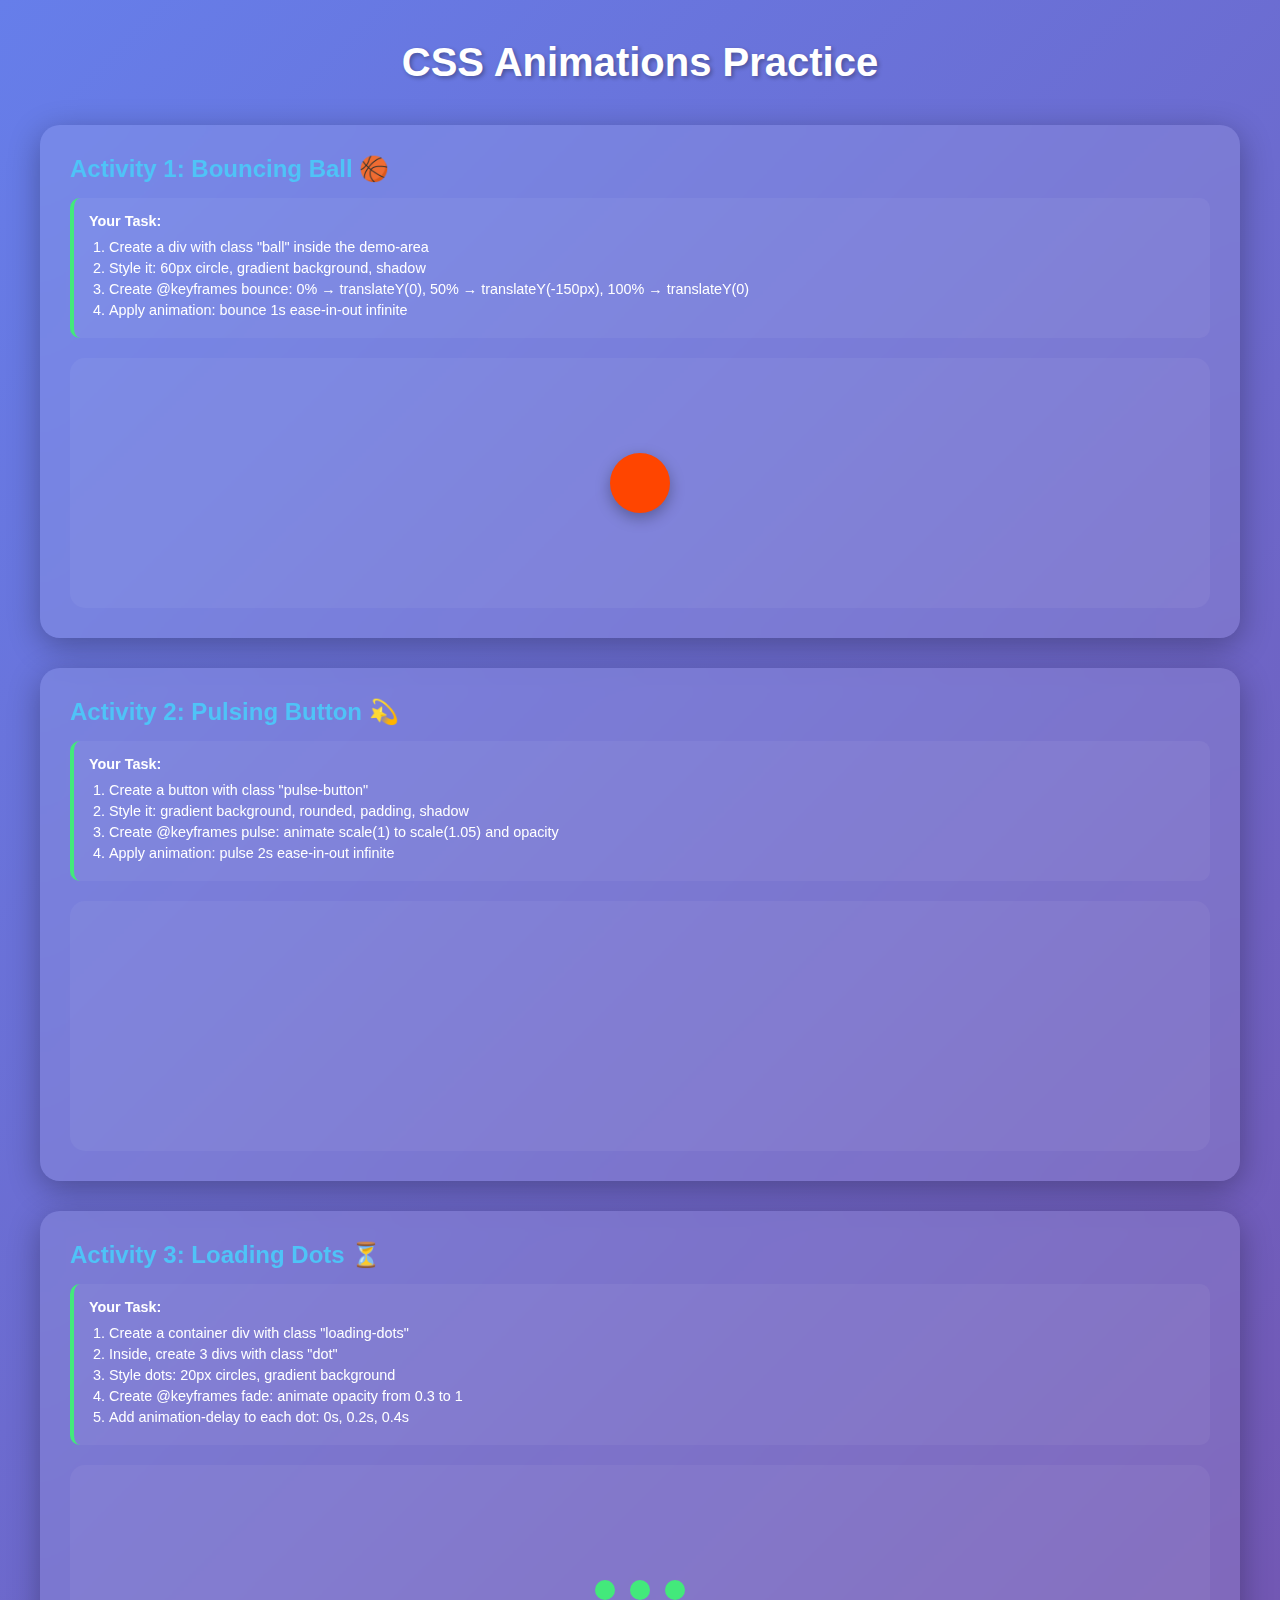
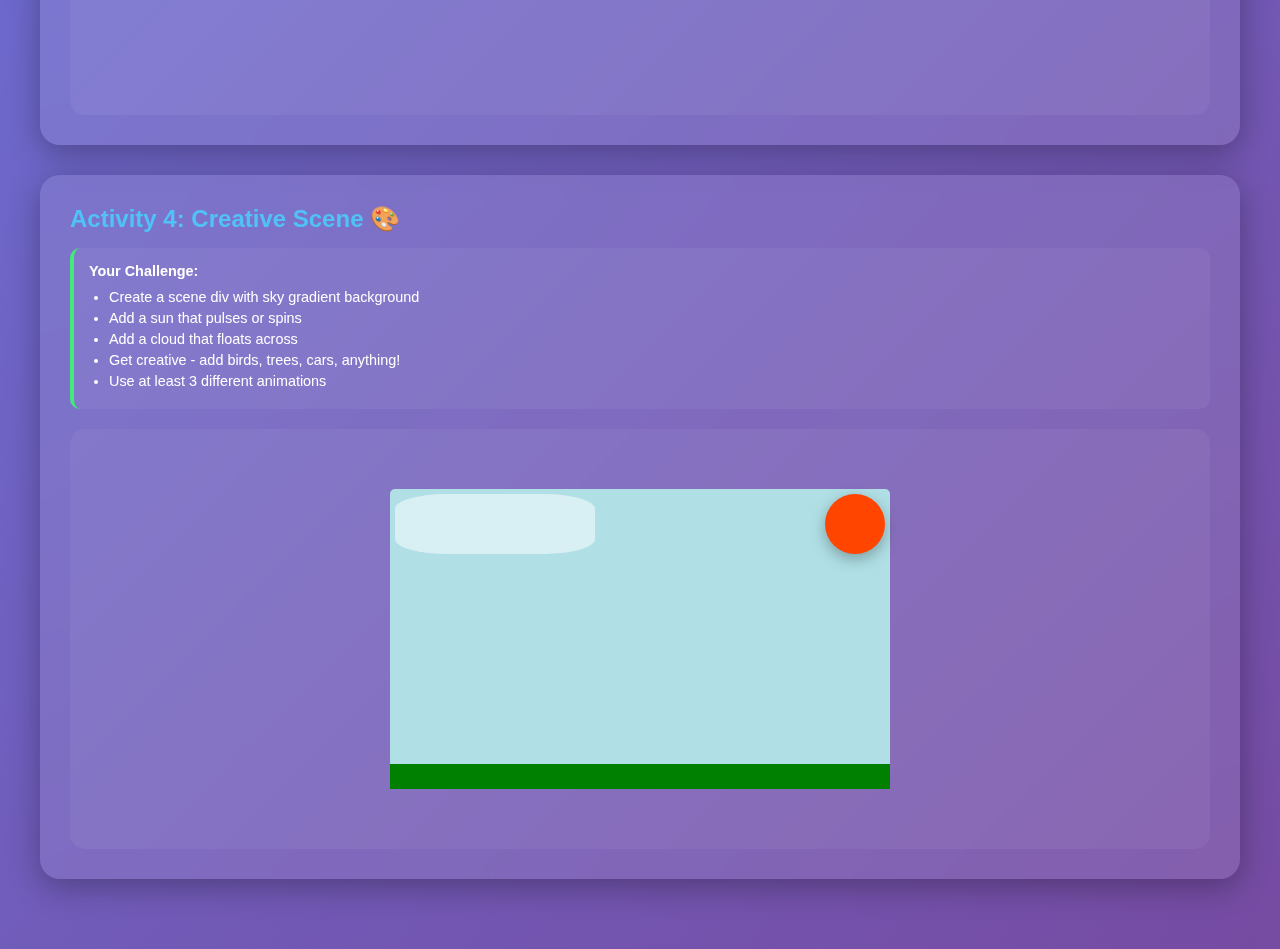
<file: Lesson13/part2/starter.html>
<!DOCTYPE html>
<html lang="en">
<head>
    <meta charset="UTF-8">
    <meta name="viewport" content="width=device-width, initial-scale=1.0">
    <title>CSS Animations Practice</title>
    <link rel="stylesheet" href="style.css">
</head>
<body>
    <div class="container">
        <h1>CSS Animations Practice</h1>

        <!-- Activity 1: Bouncing Ball -->
        <div class="activity">
            <h2>Activity 1: Bouncing Ball 🏀</h2>
            <div class="instructions">
                <strong>Your Task:</strong>
                <ol>
                    <li>Create a div with class "ball" inside the demo-area</li>
                    <li>Style it: 60px circle, gradient background, shadow</li>
                    <li>Create @keyframes bounce: 0% → translateY(0), 50% → translateY(-150px), 100% → translateY(0)</li>
                    <li>Apply animation: bounce 1s ease-in-out infinite</li>
                </ol>
            </div>
            <div class="demo-area" id="activity1">
                <!-- TODO: Add your ball element here -->
                 <div class="ball"></div>
                
            </div>
        </div>

        <!-- Activity 2: Pulsing Button -->
        <div class="activity">
            <h2>Activity 2: Pulsing Button 💫</h2>
            <div class="instructions">
                <strong>Your Task:</strong>
                <ol>
                    <li>Create a button with class "pulse-button"</li>
                    <li>Style it: gradient background, rounded, padding, shadow</li>
                    <li>Create @keyframes pulse: animate scale(1) to scale(1.05) and opacity</li>
                    <li>Apply animation: pulse 2s ease-in-out infinite</li>
                </ol>
            </div>
            <div class="demo-area" id="activity2">
                <!-- TODO: Add your button here -->
                
            </div>
        </div>

        <!-- Activity 3: Loading Dots -->
        <div class="activity">
            <h2>Activity 3: Loading Dots ⏳</h2>
            <div class="instructions">
                <strong>Your Task:</strong>
                <ol>
                    <li>Create a container div with class "loading-dots"</li>
                    <li>Inside, create 3 divs with class "dot"</li>
                    <li>Style dots: 20px circles, gradient background</li>
                    <li>Create @keyframes fade: animate opacity from 0.3 to 1</li>
                    <li>Add animation-delay to each dot: 0s, 0.2s, 0.4s</li>
                </ol>
            </div>
            <div class="demo-area" id="activity3">
                <!-- TODO: Add your loading dots here -->
                <div class="loading-dots">
                    <div class="dot"></div>
                    <div class="dot"></div>
                    <div class="dot"></div>
                </div>
            </div>
        </div>

        <!-- Activity 4: Creative Scene -->
        <div class="activity">
            <h2>Activity 4: Creative Scene 🎨</h2>
            <div class="instructions">
                <strong>Your Challenge:</strong>
                <ul>
                    <li>Create a scene div with sky gradient background</li>
                    <li>Add a sun that pulses or spins</li>
                    <li>Add a cloud that floats across</li>
                    <li>Get creative - add birds, trees, cars, anything!</li>
                    <li>Use at least 3 different animations</li>
                </ul>
            </div>
            <div class="demo-area" id="activity4">
                <!-- TODO: Build your creative scene here -->
                <div class="landscape-container"> 
                    <div class="sky">
                        <div class="cloud"></div>
                        <div class="sun"></div>
                    </div>
                    <div class="grass"></div>
                </div> 
            </div>
        </div>

    </div>
</body>
</html>
</file>
<file: Lesson10-image_styling copy/style.css>
/* General CSS */
* {
    margin: 0;
    padding: 0;
    box-sizing: border-box;
}

h1 {
    font-size: 48px;
    font-weight: 700;
    line-height: 1.2;
}

h2 {
    font-size: 36px;
}

body {
    font-family: 'Poppins', sans-serif;
    line-height: 1.6;
    color: #333;

}

.container {
    max-width: 1200px;
    margin: 0 auto;
    padding: 0 20px;
}


/* Header */
.main-header {
    background-color: #5e39a3;
    padding: 20px 0;
}

.main-header .container {
    display: flex;
    justify-content: space-between;
    align-items: center
}

.logo {
    font-size: 24px;
    font-weight: 900;
    color: #ffffff;
    font-family: 'Franklin Gothic Medium', 'Arial Narrow', Arial, sans-serif;
    display: flex;

}

.logo-text {
    transition: 0.3s ease;
}

.logo:hover .logo-text {
    transform: translateY(5px);
    cursor: pointer;
}

.main-nav a {
    color: #ffffff;
    text-decoration: none;
    margin-left: 30px;
    transition: color 0.5s ease;
}

.main-nav a:hover {
    color: #490000;
    text-decoration: underline;
}

.main-nav a:focus {
    outline: 2px solid black;
    outline-offset: 4px;
}

/* Hero Page */
.hero {
    background-color: #209999;
    color: linear-gradient(to right blue, red);
    padding: 120px 0;
    text-align: center;
}

.hero-title {
    color: #ffffff;
    padding: 100px 0;
    text-align: center;
    margin-bottom: 20px;
    text-shadow: 2px 2px 4px rgba(0, 0, 0, 0.2);
}

.hero-subtitle {
    font-size: 20px;
    margin-bottom: 40px;
    max-width: 700px;
    margin-left: auto;
    margin-right: auto;
    letter-spacing: 0.25rem;
    color: linear-gradient(135deg, #ffffff 0%, #ff2828 100%);
    ;

}

/* Buttons */
.btn {
    padding: 15px 35px;
    font-size: 18px;
    border-radius: 5px;
    border: none;
    cursor: pointer;
    transition: transform 0.3s ease, opacity 0.3s ease;
    font-weight: 600;
    font-family: 'Poppins', sans-serif;
}

.btn:hover {
    transform: translateY(-2px) scale(1.1);
    opacity: 0.9;
}

.btn:active {
    transform: translateY(1px);
}

.btn-primary {
    background-color: #e0aa6b;
    color: #FFFFFFFF;
}

/* features */
.container .feature-card {
    background-color: #209999;
    padding: 70 0;
    border-radius: 10px;
    display: flex;
    justify-content: center;
    align-items: center;
    flex-flow: column;
    border: gray solid 5px;
    min-width: 280px;
    padding: 80px 0;

}

.container .feature-card p {
    text-align: center;
    font-weight: 500;
}

.feature-icon {
    font-size: 60px;
    transition: 0.3s ease;
    width: 100px;
    height: 100px;
    background-color: #e8f4f8;
    border-radius: 50%;
    display: flex;
    align-items: center;
    justify-content: center;
    text-align: center;
    ;

}

.features-grid {
    display: flex;
    justify-content: space-between;
    flex-flow: row nowrap;
    gap: 20px
}

.feature-card:hover .feature-icon {
    transform: scale(1.05) rotate(5deg)
}

section.features {
    padding: 80px 0;
    background-color: #333;
    color: white;

}

h2.section-title {
    text-align: center;
    font-size: 36px;
}

.section-subtitle {
    text-align: center;
    margin-bottom: 20px;
}

/* Lesson 10 */
.about {
    padding: 80px 0;
    background-color: #f3f3f3;

}

.about-content {
    display: flex;
    align-items: center;
    gap: 60px;
}

.about-text {
    flex: 1;
}

.about-image {
    flex: 1;
}

.about-text h2 {
    color: #2c3e50;
    margin-bottom: 25px;
    font-size: 2.5rem;
}

.about-text p {
    color: #555;
    font-size: 1.1rem;
    line-height: 1.8;
    margin-bottom: 1.5rem;
}

.about-image img {
    width: 100%;
    border-radius: 25px;
    box-shadow: 0 10px 30px rgba(0, 0, 0, 0.2);
}

.community {
    padding: 80px 0;
    background-color: #333;
    color: #ffffff;
}

.community .container .community-content {
    display: flex;
    gap: 60px;
    align-items: center;
    flex-flow: row-reverse wrap;
}

.community-text {
    flex: 1;
}

.community-image {
    flex: 1;
}

.community-image img {
    border-radius: 25px;
    width: 100%;
}
</file>
<file: Lesson10-image_styling/style.css>
/* General CSS */
* {
    margin: 0;
    padding: 0;
    box-sizing: border-box;
}

h1 {
    font-size: 48px;
    font-weight: 700;
    line-height: 1.2;
}
h2{
    font-size: 36px;
}

body {
    font-family: 'Poppins', sans-serif;
    line-height: 1.6;
    color: #333;
}

.container {
    max-width: 1200px;
    margin: 0 auto;
    padding: 0 20px;
}

/* Header */
.main-header {
    background-color: #5e39a3;
    padding: 20px 0;
}

.main-header .container {
    display: flex;
    justify-content: space-between;
    align-items: center
}

.logo {
    font-size: 24px;
    font-weight: bold;
    color: #ffffff;
    transition: 0.3s ease;
}

.logo:hover {
    transform: scale(1.1);
    cursor: pointer;
}

.main-nav a {
    color: #ffffff;
    text-decoration: none;
    margin-left: 30px;
    transition: color 1s ease;
}

.main-nav a:hover {
    color: #490000;
    text-decoration: underline;
}

.main-nav a:focus {
    outline: 2px solid black;
    outline-offset: 4px;
}

/* Hero Page */
.hero {
    background-color: #209999;
    color: #ffffff;
    padding: 100px 0;
    text-align: center;
}

.hero-title {
    color: #ffffff;
    padding: 100px 0;
    text-align: center;
    margin-bottom: 20px;
    text-shadow: 2px 2px 4px rgba(0, 0, 0, 0.2);
}

.hero-subtitle {
    font-size: 20px;
    margin-bottom: 30px;
}

/* Buttons */
.btn {
    padding: 15px 30px;
    font-size: 18px;
    border-radius: 5px;
    border: none;
    cursor: pointer;
    transition: transform 0.3s ease, opacity 0.3s ease;
}

.btn:hover {
    transform: translateY(-2px) scale(1.1);
    opacity: 0.9;
}

.btn:active {
    transform: translateY(1px);
}

.btn-primary {
    background-color: #e0aa6b;
    color: #FFFFFFFF;
}

/* features */
.container .feature-card {
    background-color: #209999;
    padding: 70 0;
    border-radius: 10px;
    display: flex;
    justify-content: center;
    align-items: center;
    flex-flow: column;
    border: gray solid 5px;
    min-width: 280px;
    padding: 20px 0;

}

.feature-icon {
    font-size: 60px;
    transition: 0.3s ease;
    width: 100px;
    height: 100px;
    background-color: #e8f4f8;
    border-radius: 50%;
    display: flex;
    align-items: center;
    justify-content: center;
    text-align: center;
    ;

}

.features-grid {
    display: flex;
    justify-content: space-between;
    flex-flow: row nowrap;
    gap: 20px
}

.feature-card:hover .feature-icon {
    transform: scale(1.05) rotate(5deg)
}

section.features {
    padding: 80px 0;
    background-color: #333;
    color: white;

}

h2.section-title {
    text-align: center;
    font-size: 36px;
}

.section-subtitle {
    text-align: center;
    margin-bottom: 20px;
}

/* Lesson 10 */
.about{
    padding:80px 0 ;
    background-color: #f3f3f3;

}
.about-content{
    display: flex;
    align-items: center;
    gap: 60px;
}
.about-text{
    flex:1;
}
.about-image{
    flex:1;
}
.about-text h2{
    color: #2c3e50;
    margin-bootom: 25px;
    font-size: 2.5rem;
}
.about-text p{
    color: #555;
    font-size: 1.1rem;
    line-height: 1.8;
    margin-bottom: 1.5rem;
}
.about-image img{
    width: 100%;
    border-radius:25px ;
    box-shadow: 0 10px 30px rgba(0, 0, 0, 0.2);
}
</file>
<file: Lesson11-transition maintenence/style.css>
/* General CSS */
* {
    margin: 0;
    padding: 0;
    box-sizing: border-box;
}

h1 {
    font-size: 48px;
    font-weight: 700;
    line-height: 1.2;
}

h2 {
    font-size: 36px;
}

body {
    font-family: 'Poppins', sans-serif;
    line-height: 1.6;
    color: #333;

}

.container {
    max-width: 1200px;
    margin: 0 auto;
    padding: 0 20px;
}


/* Header */
.main-header {
    background-color: #5e39a3;
    padding: 20px 0;
}

.main-header .container {
    display: flex;
    justify-content: space-between;
    align-items: center
}

.logo {
    font-size: 24px;
    font-weight: 900;
    color: #ffffff;
    font-family: 'Franklin Gothic Medium', 'Arial Narrow', Arial, sans-serif;
    display: flex;

}

.logo-text {
    transition: 0.3s ease;
}

.logo:hover .logo-text {
    transform: translateY(5px);
    cursor: pointer;
}

.main-nav a {
    color: #ffffff;
    text-decoration: none;
    margin-left: 30px;
    transition: color 0.5s ease;
}

.main-nav a:hover {
    color: #490000;
    text-decoration: underline;
}

.main-nav a:focus {
    outline: 2px solid black;
    outline-offset: 4px;
}

/* Hero Page */
.hero {
    background-color: #209999;
    color: linear-gradient(to right blue, red);
    padding: 120px 0;
    text-align: center;
}

.hero-title {
    color: #ffffff;
    padding: 100px 0;
    text-align: center;
    margin-bottom: 20px;
    text-shadow: 2px 2px 4px rgba(0, 0, 0, 0.2);
}

.hero-subtitle {
    font-size: 20px;
    margin-bottom: 40px;
    max-width: 700px;
    margin-left: auto;
    margin-right: auto;
    letter-spacing: 0.25rem;
    color: linear-gradient(135deg, #ffffff 0%, #ff2828 100%);
    ;

}

/* Buttons */
.btn {
    padding: 15px 35px;
    font-size: 18px;
    border-radius: 5px;
    border: none;
    cursor: pointer;
    transition: transform 0.3s ease, opacity 0.3s ease;
    font-weight: 600;
    font-family: 'Poppins', sans-serif;
}

.btn:hover {
    transform: translateY(-2px) scale(1.1);
    opacity: 0.9;
}

.btn:active {
    transform: translateY(1px);
}

.btn-primary {
    background-color: #e0aa6b;
    color: #FFFFFFFF;
}

/* features */
.container .feature-card {
    background-color: #209999;
    padding: 70 0;
    border-radius: 10px;
    display: flex;
    justify-content: center;
    align-items: center;
    flex-flow: column;
    border: gray solid 5px;
    min-width: 280px;
    padding: 80px 0;

}

.container .feature-card p {
    text-align: center;
    font-weight: 500;
}

.feature-icon {
    font-size: 60px;
    transition: 0.3s ease;
    width: 100px;
    height: 100px;
    background-color: #e8f4f8;
    border-radius: 50%;
    display: flex;
    align-items: center;
    justify-content: center;
    text-align: center;
    ;

}

.features-grid {
    display: flex;
    justify-content: space-between;
    flex-flow: row nowrap;
    gap: 20px
}

.feature-card:hover .feature-icon {
    transform: scale(1.05) rotate(5deg)
}

section.features {
    padding: 80px 0;
    background-color: #333;
    color: white;

}

h2.section-title {
    text-align: center;
    font-size: 36px;
}

.section-subtitle {
    text-align: center;
    margin-bottom: 20px;
}

/* Lesson 10 */
.about {
    padding: 80px 0;
    background-color: #f3f3f3;

}

.about-content {
    display: flex;
    align-items: center;
    gap: 60px;
}

.about-text {
    flex: 1;
}

.about-image {
    flex: 1;
    
}

.about-text h2 {
    color: #2c3e50;
    margin-bottom: 25px;
    font-size: 2.5rem;
}

.about-text p {
    color: #555;
    font-size: 1.1rem;
    line-height: 1.8;
    margin-bottom: 1.5rem;
}

.about-image img {
    width: 100%;
    height: 100%;
    border-radius: 25px;
    box-shadow: 0 10px 30px rgba(0, 0, 0, 0.2);
    transition: transform 0.3s ease;

}
.about-image img:hover, .community-image img:hover{
    transform: scale(1.1)
}

.community {
    padding: 80px 0;
    background-color: #333;
    color: #ffffff;
}

.community .container .community-content {
    display: flex;
    gap: 60px;
    align-items: center;
    flex-flow: row-reverse wrap;
}

.community-text {
    flex: 1;
}

.community-image {
    flex: 1;
}

.community-image img {
    border-radius: 25px;
    width: 100%;
    transition: transform 0.3s ease;

}
.join-btn{
    background: #e74c3c ;
    color: white;
    border: none;
    padding: 12px 24px;
    border-radius: 8px;
    font-weight: 600;
    cursor: pointer;
}
</file>
<file: Lesson12/style.css>
/* General CSS */
* {
    margin: 0;
    padding: 0;
    box-sizing: border-box;
}

h1 {
    font-size: 48px;
    font-weight: 700;
    line-height: 1.2;
}

h2 {
    font-size: 36px;
}

body {
    font-family: 'Poppins', sans-serif;
    line-height: 1.6;
    color: #333;

}

.container {
    max-width: 1200px;
    margin: 0 auto;
    padding: 0 20px;
}


/* Header */
.main-header {
    background-color: #5e39a3;
    padding: 20px 0;
}

.main-header .container {
    display: flex;
    justify-content: space-between;
    align-items: center
}

.logo {
    font-size: 24px;
    font-weight: 900;
    color: #ffffff;
    font-family: 'Franklin Gothic Medium', 'Arial Narrow', Arial, sans-serif;
    display: flex;

}

.logo-text {
    transition: 0.3s ease;
}

.logo:hover .logo-text {
    transform: translateY(5px);
    cursor: pointer;
}

.main-nav a {
    color: #ffffff;
    text-decoration: none;
    margin-left: 30px;
    transition: color 0.5s ease;
}

.main-nav a:hover {
    color: #490000;
    text-decoration: underline;
}

.main-nav a:focus {
    outline: 2px solid black;
    outline-offset: 4px;
}

/* Hero Page */
.hero {
    background-color: #209999;
    color: linear-gradient(to right blue, red);
    padding: 120px 0;
    text-align: center;
}

.hero-title {
    color: #ffffff;
    padding: 100px 0;
    text-align: center;
    margin-bottom: 20px;
    text-shadow: 2px 2px 4px rgba(0, 0, 0, 0.2);
}

.hero-subtitle {
    font-size: 20px;
    margin-bottom: 40px;
    max-width: 700px;
    margin-left: auto;
    margin-right: auto;
    letter-spacing: 0.25rem;
    color: linear-gradient(135deg, #ffffff 0%, #ff2828 100%);
    ;

}

/* Buttons */
.btn {
    padding: 15px 35px;
    font-size: 18px;
    border-radius: 5px;
    border: none;
    cursor: pointer;
    transition: transform 0.3s ease, opacity 0.3s ease;
    font-weight: 600;
    font-family: 'Poppins', sans-serif;
}

.btn:hover {
    transform: translateY(-2px) scale(1.1);
    opacity: 0.9;
}

.btn:active {
    transform: translateY(1px);
}

.btn-primary {
    background-color: #e0aa6b;
    color: #FFFFFFFF;
}

/* features */
.container .feature-card {
    background-color: #209999;
    padding: 70 0;
    border-radius: 10px;
    display: flex;
    justify-content: center;
    align-items: center;
    flex-flow: column;
    border: gray solid 5px;
    min-width: 280px;
    padding: 80px 0;

}

.container .feature-card p {
    text-align: center;
    font-weight: 500;
}

.feature-icon {
    font-size: 60px;
    transition: 0.3s ease;
    width: 100px;
    height: 100px;
    background-color: #e8f4f8;
    border-radius: 50%;
    display: flex;
    align-items: center;
    justify-content: center;
    text-align: center;
    ;

}

.features-grid {
    display: flex;
    justify-content: space-between;
    flex-flow: row nowrap;
    gap: 20px
}

.feature-card:hover .feature-icon {
    transform: scale(1.05) rotate(5deg)
}

section.features {
    padding: 80px 0;
    background-color: #333;
    color: white;

}

h2.section-title {
    text-align: center;
    font-size: 36px;
}

.section-subtitle {
    text-align: center;
    margin-bottom: 20px;
}

/* Lesson 10 */
.about {
    padding: 80px 0;
    background-color: #f3f3f3;

}

.about-content {
    display: flex;
    align-items: center;
    gap: 60px;
}

.about-text {
    flex: 1;
}

.about-image {
    flex: 1;
    
}

.about-text h2 {
    color: #2c3e50;
    margin-bottom: 25px;
    font-size: 2.5rem;
}

.about-text p {
    color: #555;
    font-size: 1.1rem;
    line-height: 1.8;
    margin-bottom: 1.5rem;
}

.about-image img {
    width: 100%;
    height: 100%;
    border-radius: 25px;
    box-shadow: 0 10px 30px rgba(0, 0, 0, 0.2);
    transition: transform 0.3s ease;

}
.about-image img:hover, .community-image img:hover{
    transform: scale(1.1)
}

.community {
    padding: 80px 0;
    background-color: #333;
    color: #ffffff;
}

.community .container .community-content {
    display: flex;
    gap: 60px;
    align-items: center;
    flex-flow: row-reverse wrap;
}

.community-text {
    flex: 1;
}

.community-image {
    flex: 1;
}

.community-image img {
    border-radius: 25px;
    width: 100%;
    transition: transform 0.3s ease;

}
.join-btn{
    background: #e74c3c ;
    color: white;
    border: none;
    padding: 12px 24px;
    border-radius: 8px;
    font-weight: 600;
    cursor: pointer;
}
</file>
<file: Lesson13/style.css>
div{
    width: 100px;
    height: 100px;
    background-color: red;
    animation: colorTransform 4s infinite;
    position: relative;
}
@keyframes example{
    from{
        background-color: red;
    }
    to{background-color: yellow;}
}

@keyframes example{
      0%{background-color: red;}
   25%{background-color: blue;}
   50%{background-color: green}
   75%{background-color: white;}
   100%{background-color: yellow;}

}

@keyframes moveColor{
      0%{background-color: red;left:0; top: 0;}
   25%{background-color: blue; left: 150px; top: 0;}
   50%{background-color: green; left: 150px; top: 150px;}
   75%{background-color: black;left: 0; top: 150px;}
   100%{background-color: yellow;left: 0; top:0}
}

@keyframes colorTransform{
      0%{background-color: red;left:0; top: 0;}
   25%{background-color: blue; left: 150px; top: 0;}
   50%{background-color: green; left: 150px; top: 150px;}
   75%{background-color: black;left: 0; top: 150px;}
   100%{background-color: yellow;left: 0; top:0}
}
</file>
<file: Lesson8-flexbox_card_layout/style.css>
/* General CSS */
* {
    margin: 0;
    padding: 0;
    box-sizing: border-box;
}

h1 {
    font-size: 48px;
    font-weight: 700;
    line-height: 1.2;
}

body {
    font-family: 'Poppins', sans-serif;
    line-height: 1.6;
    color: #333;
}

.container {
    max-width: 1200px;
    margin: 0 auto;
    padding: 0 20px;
}

/* Header */
.main-header {
    background-color: #5e39a3;
    padding: 20px 0;
}

.main-header .container {
    display: flex;
    justify-content: space-between;
    align-items: center
}

.logo {
    font-size: 24px;
    font-weight: bold;
    color: #ffffff;
    transition: 0.3s ease;
}

.logo:hover {
    transform: scale(1.1);
    cursor: pointer;
}

.main-nav a {
    color: #ffffff;
    text-decoration: none;
    margin-left: 30px;
    transition: color 1s ease;
}

.main-nav a:hover {
    color: #490000;
    text-decoration: underline;
}

.main-nav a:focus {
    outline: 2px solid black;
    outline-offset: 4px;
}

/* Hero Page */
.hero {
    background-color: #209999;
    color: #ffffff;
    padding: 100px 0;
    text-align: center;
}

.hero-title {
    color: #ffffff;
    padding: 100px 0;
    text-align: center;
    margin-bottom: 20px;
    text-shadow: 2px 2px 4px rgba(0, 0, 0, 0.2);
}

.hero-subtitle {
    font-size: 20px;
    margin-bottom: 30px;
}

/* Buttons */
.btn {
    padding: 15px 30px;
    font-size: 18px;
    border-radius: 5px;
    border: none;
    cursor: pointer;
    transition: transform 0.3s ease, opacity 0.3s ease;
}

.btn:hover {
    transform: translateY(-2px) scale(1.1);
    opacity: 0.9;
}

.btn:active {
    transform: translateY(1px);
}

.btn-primary {
    background-color: #e0aa6b;
    color: #FFFFFFFF;
}

/* features */
.container .feature-card {
    background-color: #209999;
    padding: 70 0;
    border-radius: 10px;
    display: flex;
    justify-content: center;
    align-items: center;
    flex-flow: column;
    border: gray solid 5px;
    min-width: 280px;

}

.feature-icon {
    font-size: 60px;
    transition: 0.3s ease;
    width: 100px;
    height: 100px;
    background-color: #e8f4f8;
    border-radius: 50%;
    display: flex;
    align-items: center;
    justify-content: center;
    text-align: center;
    ;

}

.features-grid {
    display: flex;
    justify-content: space-between;
    flex-flow: row nowrap;
    gap: 20px
}

.feature-card:hover .feature-icon {
    transform: scale(1.05) rotate(5deg)
}

section.features {
    padding: 80px 0;
    background-color: #333;
    color: white;

}

h2.section-title {
    text-align: center;
    font-size: 36px;
}

.section-subtitle {
    text-align: center;
}
</file>
<file: Lesson1-intro/style.css>
body{
    background-color: #676767;
}
ul{
    color: #cccccc;
}
</file>
<file: Lesson15-practice/L15_practice_styles.css>
/* =============================================
   CSS PRACTICE PERFORMANCE TASK
   
   TIME LIMIT: 30 minutes
   TOTAL POINTS: 100 points
   
   INSTRUCTIONS:
   - Complete each task in order
   - Write your CSS in the designated sections
   - Test your work in the browser frequently
   - Partial credit is available
   
   DO NOT modify the HTML file!
   ============================================= */


/* ===========================================
   TASK 1: Section Background & Typography (20 points)
   
   Style the .services section:
   - Background color: #1a1a2e
   - Padding: 60px on top/bottom, 40px on left/right
   
   Style the .section-title:
   - Text color: #4fc3f7 (cyan)
   - Font size: 36px
   - Center the text
   - Remove default margins, add 10px bottom margin
   
   Style the .section-subtitle:
   - Text color: #aaaaaa (gray)
   - Font size: 18px
   - Center the text
   - Add 30px bottom margin
   =========================================== */

/* YOUR CODE FOR TASK 1 HERE: */
.services{
   background-color: #1a1a2e ;
   padding: 0px 40px 60px 40px;

}
.section-title{
   color:#4fc3f7;
   font-size: 36px;
   text-align: center;
   margin:0 0 10px 0;
}
.section-subtitle{
   color:#aaaaaa;
   font-size: 18px;
   text-align: center;
   margin-bottom: 30px;
}



/* ===========================================
   TASK 2: Flexbox Card Layout (20 points)
   
   Style the .services-container:
   - Use flexbox to put cards side-by-side
   - Add 30px gap between cards
   - Center the cards horizontally
   
   Style each .service-card:
   - Make all cards equal width using flex
   - Background color: #2d2d44
   - Padding: 35px
   - Center all text inside
   =========================================== */

/* YOUR CODE FOR TASK 2 HERE: */

.services-container{
   display:flex;
   gap: 30px;
   justify-content: center;

}
.service-card{
   flex:1;
   background-color: #2d2d44;
   padding: 35px;
   text-align: center;
   border-radius: 15px;
   box-shadow: 0 5px 20px rgba(0,0,0,0.3);
   transition: transform 0.3s ease-in-out;
}

/* ===========================================
   TASK 3: Card Visual Styling (20 points)
   
   Continue styling .service-card:
   - Rounded corners: 15px
   - Box shadow: 0 5px 20px with rgba(0,0,0,0.3)
   
   Style the .card-icon:
   - Font size: 48px
   - Add 15px bottom margin
   
   Style the .card-title:
   - Text color: white
   - Font size: 22px
   - Add 15px bottom margin
   
   Style the .card-description:
   - Text color: #cccccc
   - Font size: 15px
   - Line height: 1.6
   =========================================== */

/* YOUR CODE FOR TASK 3 HERE: */
.card-icon{
   font-size:48px;
   margin-bottom: 15px;
}
.card-title{
   color: white;
   font-size: 22px;
   margin: 0 0 15px 0;
}
.card-desription{
   color: #cccccc;
   font-size: 15px;
   line-height: 1.6;
}



/* ===========================================
   TASK 4: Hover Effect with Transition (20 points)
   
   Add a smooth hover effect to .service-card:
   
   On the BASE state (.service-card):
   - Add transition for transform and box-shadow
   - Duration: 0.3s
   - Timing: ease
   
   On HOVER (.service-card:hover):
   - Move the card UP by 10px
   - Increase box-shadow to: 0 15px 35px with rgba(0,0,0,0.4)
   =========================================== */

/* YOUR CODE FOR TASK 4 HERE: */

.service-card:hover{
   transform: translateY(-10px);
   box-shadow: 0 15px 35px rgba(0,0,0,0.4);
}


/* ===========================================
   TASK 5: Responsive Design (20 points)
   
   Create a media query for screens 768px or smaller:
   
   Inside the media query:
   - Make .services-container stack cards vertically
   - Change .section-title font size to 28px
   - Change .services padding to 40px on top/bottom, 20px on left/right
   
   REMEMBER: Media queries go at the END of your CSS!
   =========================================== */

/* YOUR CODE FOR TASK 5 HERE: */
@media(max-width:768px){
   .section-title{
      font-size:28px ;
   }
   .services-container{
      flex-direction:column;
   }
   .services{
      padding: 40px 20px;
   }
}



/* =============================================
   END OF TASKS
   
   Checklist before submitting:
   [ ] All 5 tasks attempted
   [ ] Semicolons after every property value
   [ ] Tested in browser
   [ ] Tested responsive by resizing window
   ============================================= */
</file>
<file: Lesson2-simpleselectors/style.css>
/* ==========================================
   PART 1: ELEMENT SELECTORS (5 minutes)
   Select ALL elements of a specific type
   ========================================== */

/* EXAMPLE - This is done for you: */
body {
    font-family: Arial, sans-serif;
    margin: 0;
    padding: 0;
    background-color: #86abf8;
}

/* TODO 1: Style ALL h2 headings
   - color: #2c3e50
   - text-align: center
*/
h2{
   color: #2c3e50;
   text-align: center ;
}

/* TODO 2: Style ALL paragraphs
   - color: #555
   - line-height: 1.6
*/
p{
   color: #555;
   line-height: 1.6;
}

/* TODO 3: Style ALL buttons
   - padding: 10px 20px
   - border: none
   - border-radius: 5px
   - cursor: pointer
*/
button{
   padding: 10px 20px ;
   border: none;
   border-radius: 5px ;
   cursor: pointer;
}



/* ==========================================
   PART 2: CLASS SELECTORS (10 minutes)
   Select elements by class name (use .)
   ========================================== */

/* TODO 4: Style the .nav-link class
   - color: white
   - padding: 10px 15px
   - text-decoration: none
*/
.nav-link{
   color:white;
   padding: 10px 15px;
   text-decoration: none;
}

/* TODO 5: Style the .btn class
   - background-color: #3498db
   - color: white
   - font-weight: bold
*/
.btn{
   background-color: #3498db;
   color: white ;
   font-weight: bold ;


}

/* TODO 6: Style the .btn-primary class
   - background-color: #e74c3c
   - font-size: 18px
*/
.btn-primary{
   background-color:#e74c3c ;
   font-size: 18px;
}

/* TODO 7: Style the .game-card class
   - background-color: white
   - border: 2px solid #ddd
   - border-radius: 10px
   - padding: 20px
   - margin: 15px
*/
.game-card{
   background-color: white ;
   border: 2px solid #ddd ;
   border-radius: 10px ;
   padding: 20px;
   margin: 15px;
}

/* TODO 8: Style the .featured class
   - border-color: #f39c12
   - border-width: 4px
*/
.featured{
   border-color: #f39c12;
   border-width:4px
}

/* TODO 9: Style the .price class
   - font-size: 24px
   - color: #27ae60
   - font-weight: bold
*/
.price{
   font: 24px;
   color: #27ae60;
   font-weight: bold;
}



/* ==========================================
   PART 3: ID SELECTORS (5 minutes)
   Select unique elements by ID (use #)
   ========================================== */

/* TODO 10: Style #main-header
   - background-color: #2c3e50
   - color: white
   - padding: 20px
   - text-align: center
*/
#main-header{
   background-color: #2c3e50 ;
   color: white;
   padding: 20px;
   text-align: center;
}

/* TODO 11: Style #hero
   - background: linear-gradient(135deg, #667eea 0%, #764ba2 100%)
   - color: white
   - text-align: center
   - padding: 60px 20px
*/
#hero{
   background: linear-gradient(135deg, #667eea 0%, #764ba2 100%);
   color: white;
   text-align: center;
   padding: 60px 20px;

}

/* TODO 12: Style #main-footer
   - background-color: #2c3e50
   - color: white
   - padding: 30px
   - text-align: center
*/
#main-footer{
   background-color: #2c3e50;
   color: white;
   padding: 30px;
   text-align: center;
}


/* ==========================================
   BONUS (If you finish early!)
   ========================================== */

/* BONUS: Add hover effect to .btn
   .btn:hover {
       opacity: 0.8;
   }
*/
.btn:hover {
       opacity: 0.8;
   }
</file>
<file: Lesson3-colors_typography/styles.css>
/* google fonts */
@import url('https://fonts.googleapis.com/css2?family=Monsieur+La+Doulaise&display=swap');

/* Movie Review CSS Starter File */
/* We'll add styles here step by step! */
body{
    background-color: #f5f5f5;
    color: #333333;
    font-family: 'Times New Roman', Times, sans-serif;
    font-size: 16px;
    line-height: 1.67;
    margin: 0;
    padding: 0;
}
header{
    background-color: #2c3e50;
    color: white;
    text-align: center;
    padding: 40px 20px;
}
header h1{
     font-family: "Monsieur La Doulaise", cursive;
  font-weight: 400;
  font-style: normal;
} 
.tagline{
    font-size: 20px;
    font-style: italic;
    color: #ecf0f1;
    margin: 0;
}
/* Step 1: Colors - We'll add these together! */


/* Step 2: Typography - Font families coming soon! */


/* Step 3: Text styling - Sizes and spacing! */
</file>
<file: Lesson13/part2/style.css>
/* ========================================
   BASIC PAGE SETUP - ALREADY DONE FOR YOU
   ======================================== */

* {
    margin: 0;
    padding: 0;
    box-sizing: border-box;
}

body {
    font-family: 'Segoe UI', Tahoma, Geneva, Verdana, sans-serif;
    background: linear-gradient(135deg, #667eea 0%, #764ba2 100%);
    color: white;
    padding: 40px 20px;
    min-height: 100vh;
}

.container {
    max-width: 1200px;
    margin: 0 auto;
}

h1 {
    text-align: center;
    margin-bottom: 40px;
    font-size: 2.5em;
    text-shadow: 2px 2px 4px rgba(0, 0, 0, 0.3);
}

/* Activity Card Styling */
.activity {
    background: rgba(255, 255, 255, 0.1);
    backdrop-filter: blur(10px);
    border-radius: 20px;
    padding: 30px;
    margin-bottom: 30px;
    box-shadow: 0 8px 32px rgba(0, 0, 0, 0.3);
}

.activity h2 {
    color: #4fc3f7;
    margin-bottom: 15px;
}

.instructions {
    background: rgba(255, 255, 255, 0.05);
    padding: 15px;
    border-radius: 10px;
    margin-bottom: 20px;
    border-left: 4px solid #43e97b;
    font-size: 0.9em;
}

.instructions ol,
.instructions ul {
    margin-left: 20px;
    margin-top: 10px;
}

.instructions li {
    margin-bottom: 5px;
}

.instructions code {
    background: rgba(255, 255, 255, 0.2);
    padding: 2px 6px;
    border-radius: 4px;
    color: #ffd700;
    font-size: 0.9em;
}

/* Demo Area - Where your animations will appear */
.demo-area {
    background: rgba(255, 255, 255, 0.05);
    border-radius: 15px;
    padding: 60px;
    min-height: 250px;
    display: flex;
    align-items: center;
    justify-content: center;
}


/* ========================================
   YOUR CODE STARTS HERE!
   Add your animations below
   ======================================== */

/* ACTIVITY 1: BOUNCING BALL */
/* TODO: Create .ball styles here */
.ball {
    /* Size and Shape */
    width: 60px;
    height: 60px;
    border-radius: 50%;
    /* Colors and effects */
    background-color: orangered;
    box-shadow: 0 5px 15px rgba(0, 0, 0, 0.3);
    /* Apply the animation */
    animation: bounce 1s ease-in-out infinite;
}
/* TODO: Create @keyframes bounce here */
@keyframes bounce {
    0% {transform: translateY(0)} /*start at the bottom*/
    50% {transform: translateY(-75px)} /*Jump up to 150px*/
    100% {transform: translateY(0)} /*Return to bottom*/
}

/* ACTIVITY 2: PULSING BUTTON */
/* TODO: Create .pulse-button styles here */


/* TODO: Create @keyframes pulse here */


/* ACTIVITY 3: LOADING DOTS */
/* TODO: Create .loading-dots and .dot styles here */
.loading-dots{
    display: flex ;
    gap: 15px;
}
.dot{
    width:20px;
    height: 20px;
    border-radius: 50%;
    background-color:#43e97b;
    animation: fade 1.2s ease-in-out infinite;
}

/* TODO: Create animation delays for each dot */
.loading-dots .dot:nth-child(2){
    animation-delay: 0.2s ;
}
.loading-dots .dot:nth-child(3){
    animation-delay: 0.4s ;
}

/* TODO: Create @keyframes fade here */
@keyframes fade{
    0%{opacity: 0.3;}
    50%{opacity: 1;}
    100%{opacity: 0.3;}


}

/* ACTIVITY 4: CREATIVE SCENE */
/* TODO: Create your scene and all its elements here */
.landscape-container{
    width: 500px;
    height: 300px;
    display: flex;
    flex-direction: column;
    justify-content: space-between;

}
.sky{
    background-color: powderblue;
    height: 440px;
    display: flex;
    justify-content: space-between;
    border-top-left-radius: 5px;
    border-top-right-radius: 5px;
}
.cloud{
    width:200px ;
    background-color: white;
    opacity: 0.5;
    height: 60px;
    margin-top: 5px;
    margin-left: 5px;
    border-radius: 25%;
     animation: move 1s ease-in-out infinite;  
}
   .sun{/* Size and Shape */
    width: 60px;
    height: 60px;
    border-radius: 50%;
    /* Colors and effects */
    background-color: orangered;
    box-shadow: 0 5px 15px rgba(0, 0, 0, 0.3);
    /* Apply the animation */
    animation: pulse 1s ease-in-out infinite;
    margin-right: 5px;
    margin-top: 5px;
   }
.grass{
    width: auto;
    height: 40px;
    background-color: green;
}
/* TODO: Create all your creative animations here */
@keyframes pulse{
    0%{scale: 1;}
    50%{scale:1.05}
    100%{scale:1}
}
@keyframes move{
    0%{transform: translateX(0);}
    100%{transform: translateX(200);}
}
</file>
